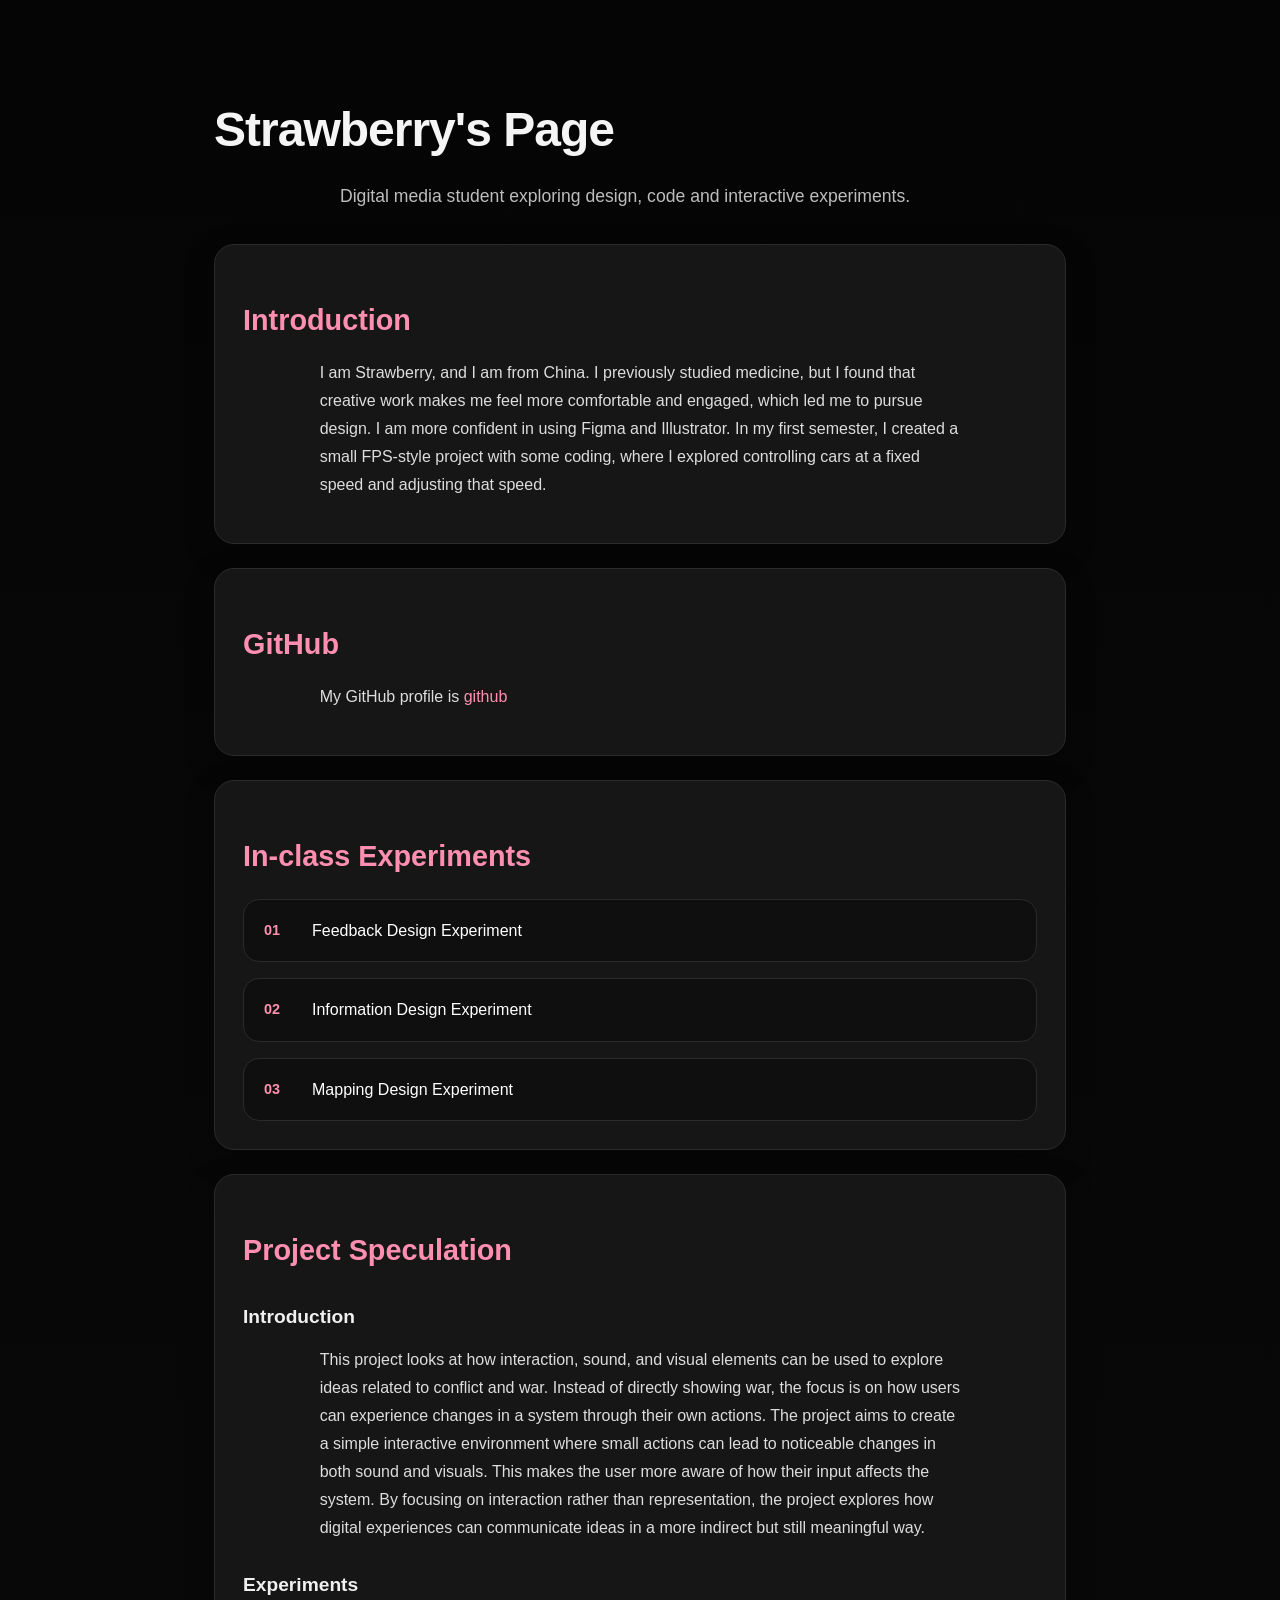
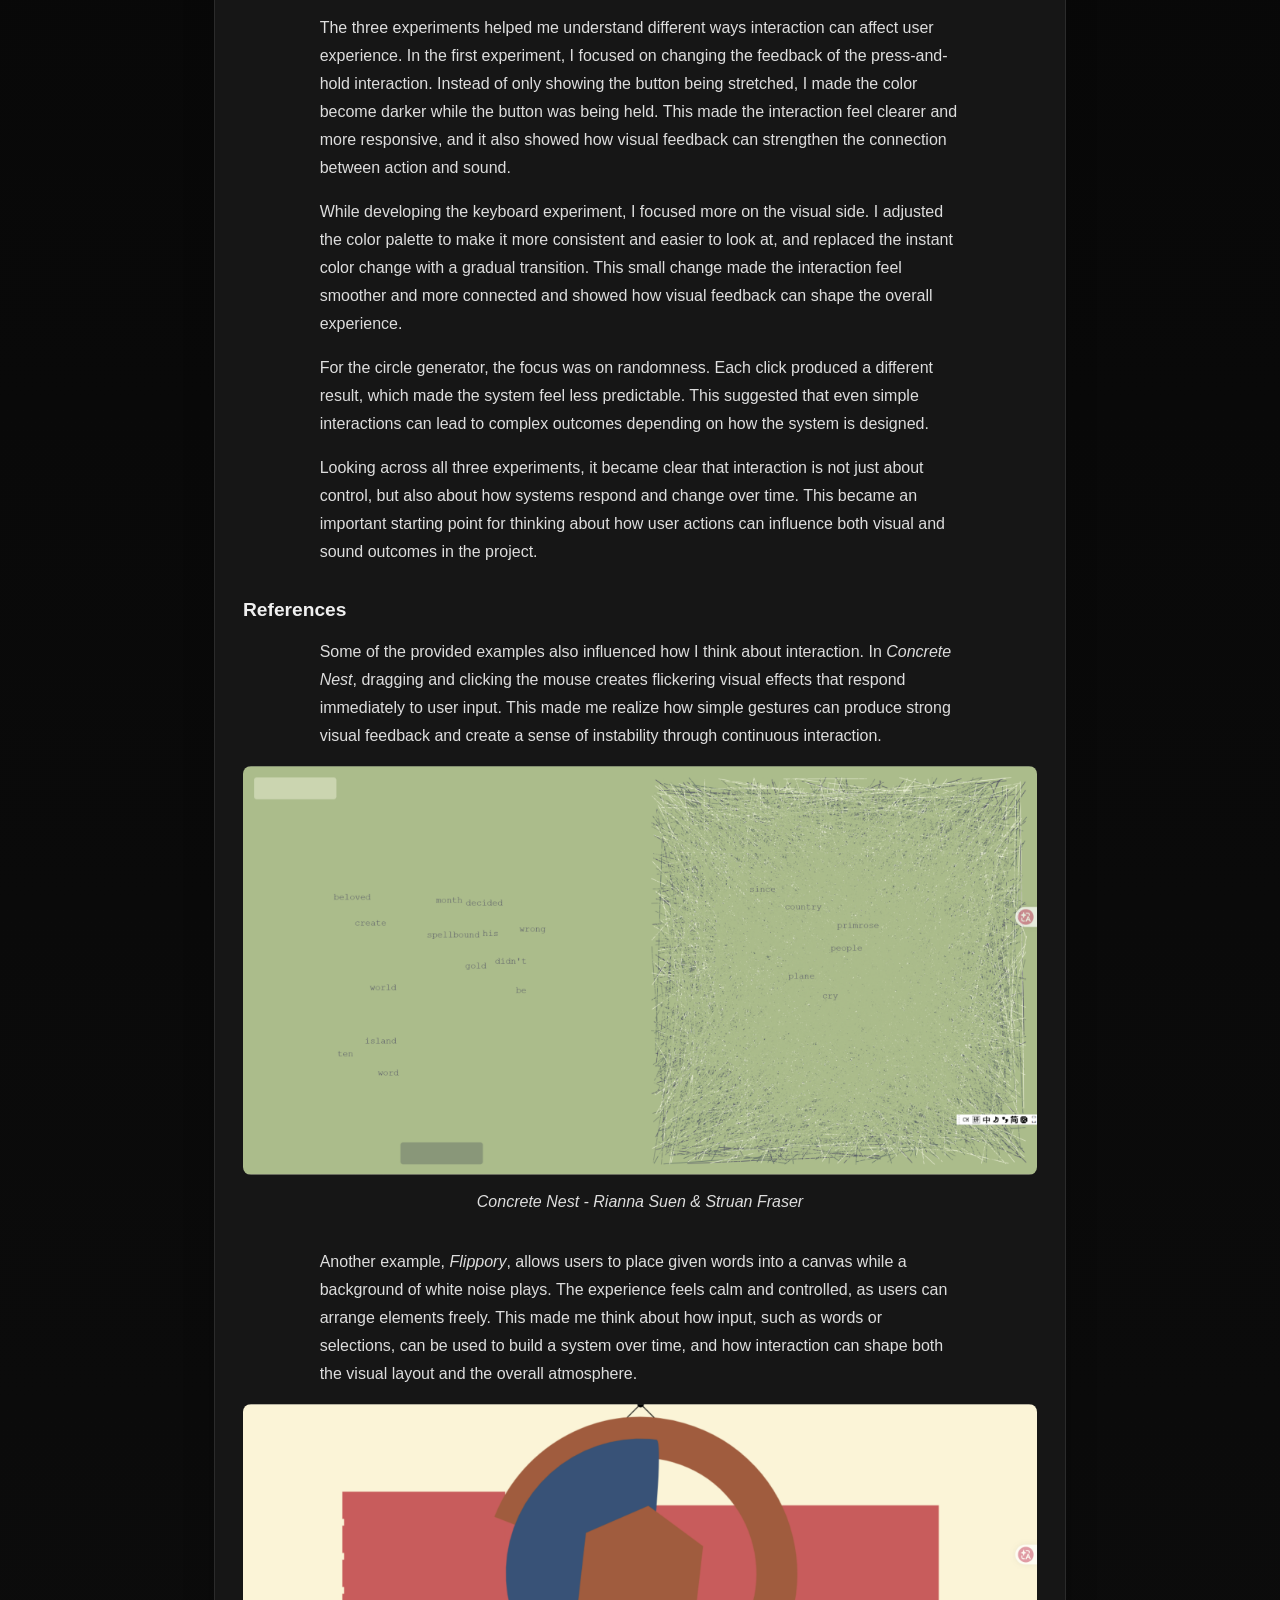
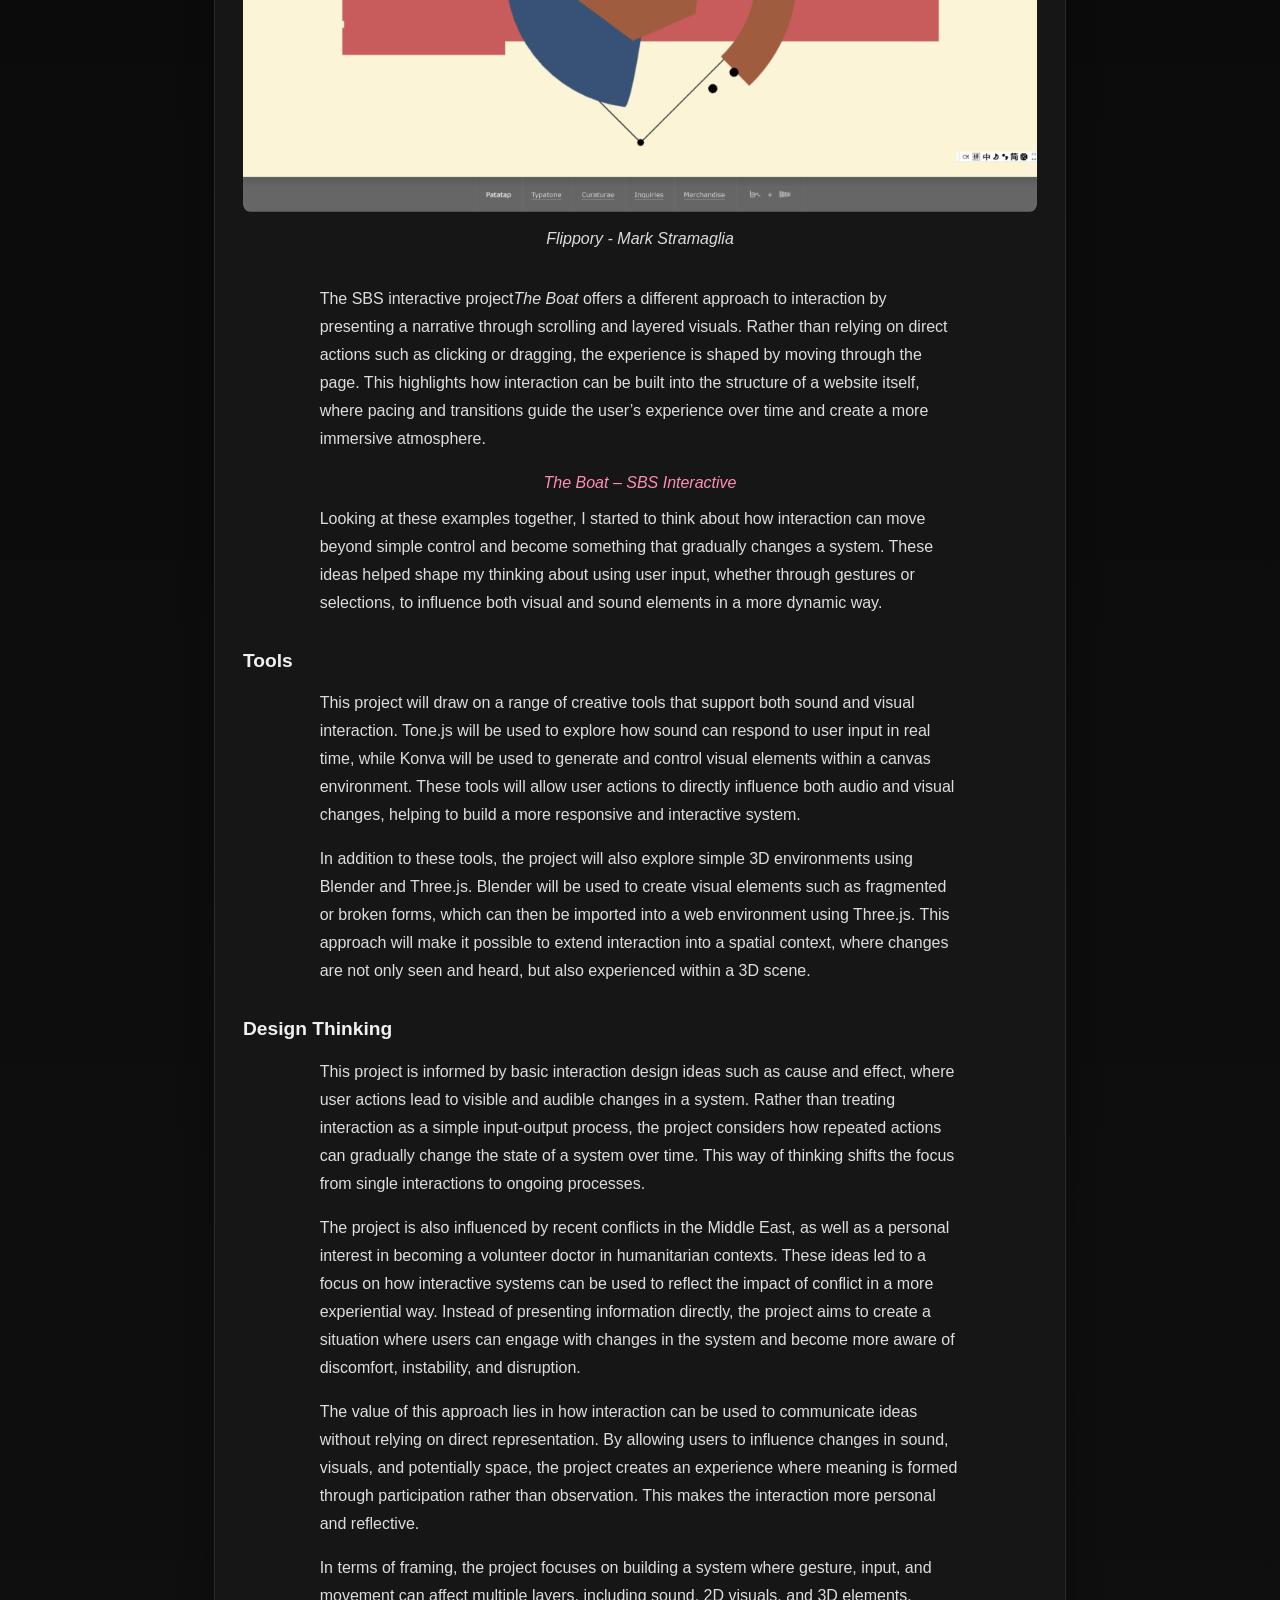
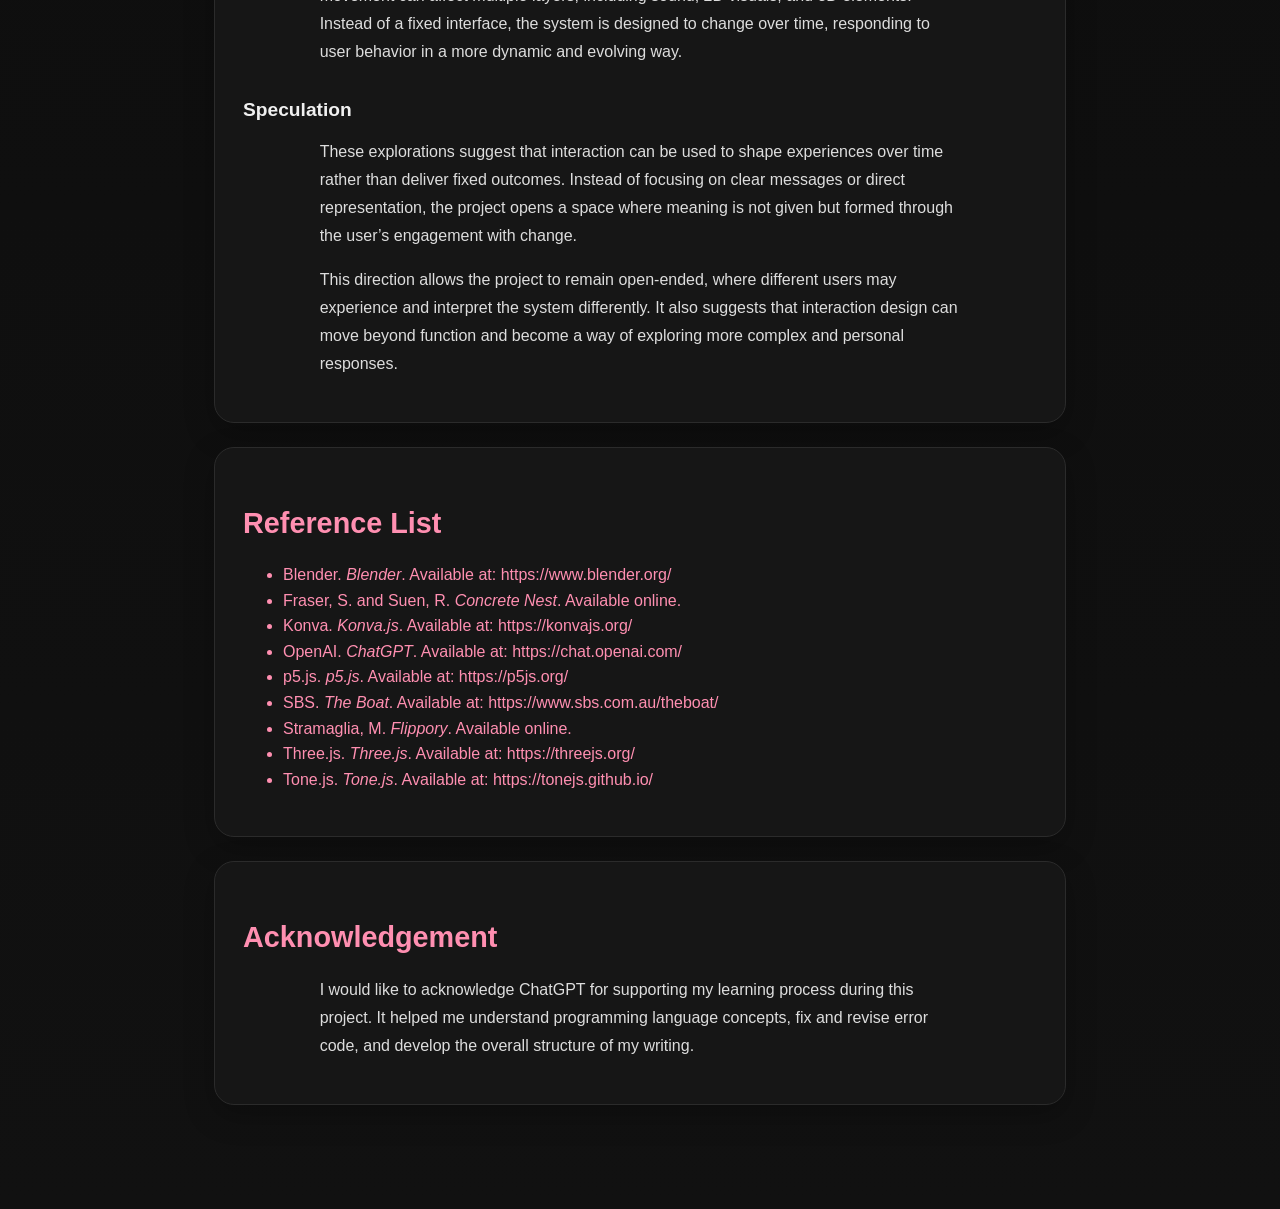
<file: Index.html>
<!DOCTYPE html>
<html lang="en">
<head>
    <meta charset="UTF-8">
    <link rel="stylesheet" href="reset.css">
    <link rel="stylesheet" href="style.css">
    <link rel="icon" type="image/png" href="./assets/icons/favicon.png">
    <title>Introduction</title>
</head>
<body>
<main class="page">
    <header class="hero">
        <h1>Strawberry's Page</h1>
        <p class="subtitle">Digital media student exploring design, code and interactive experiments.</p>
    </header>

    <section class="card">
        <h2>Introduction</h2>
        <p>
            I am Strawberry, and I am from China. I previously studied medicine, but I found that creative work makes me feel more comfortable and engaged, which led me to pursue design. I am more confident in using Figma and Illustrator. In my first semester, I created a small FPS-style project with some coding, where I explored controlling cars at a fixed speed and adjusting that speed.
        </p>
    </section>

    <section class="card">
        <h2>GitHub</h2>
        <p>
            My GitHub profile is
            <a href="https://github.com/s4117390" target="_blank">github</a>
        </p>
    </section>

    <section class="card">
        <h2>In-class Experiments</h2>
        <div class="experiment-list">
            <a class="experiment-card" href="./feedbackDesignExperiment/toneJS-template-main" target="_blank">
                <span class="number">01</span>
                <span class="text">Feedback Design Experiment</span>
            </a>

            <a class="experiment-card" href="./informationDesignExperiment/informationDesignExperiment" target="_blank">
                <span class="number">02</span>
                <span class="text">Information Design Experiment</span>
            </a>

            <a class="experiment-card" href="./mappingDesignExperiment/mappingDesignExperiment" target="_blank">
                <span class="number">03</span>
                <span class="text">Mapping Design Experiment</span>
            </a>
        </div>
    </section>

    <section class="card">
        <h2>Project Speculation</h2>

        <h3>Introduction</h3>
        <p>
            This project looks at how interaction, sound, and visual elements can be used to explore ideas related to conflict and war. Instead of directly showing war, the focus is on how users can experience changes in a system through their own actions. The project aims to create a simple interactive environment where small actions can lead to noticeable changes in both sound and visuals. This makes the user more aware of how their input affects the system. By focusing on interaction rather than representation, the project explores how digital experiences can communicate ideas in a more indirect but still meaningful way.
        </p>

        <h3>Experiments</h3>
        <p>
            The three experiments helped me understand different ways interaction can affect user experience. In the first experiment, I focused on changing the feedback of the press-and-hold interaction. Instead of only showing the button being stretched, I made the color become darker while the button was being held. This made the interaction feel clearer and more responsive, and it also showed how visual feedback can strengthen the connection between action and sound.
        </p>
        <p>
            While developing the keyboard experiment, I focused more on the visual side. I adjusted the color palette to make it more consistent and easier to look at, and replaced the instant color change with a gradual transition. This small change made the interaction feel smoother and more connected and showed how visual feedback can shape the overall experience.
        </p>
        <p>
            For the circle generator, the focus was on randomness. Each click produced a different result, which made the system feel less predictable. This suggested that even simple interactions can lead to complex outcomes depending on how the system is designed.
        </p>
        <p>
            Looking across all three experiments, it became clear that interaction is not just about control, but also about how systems respond and change over time. This became an important starting point for thinking about how user actions can influence both visual and sound outcomes in the project.
        </p>

        <h3>References</h3>

        <p>
            Some of the provided examples also influenced how I think about interaction. In <em>Concrete Nest</em>, dragging and clicking the mouse creates flickering visual effects that respond immediately to user input. This made me realize how simple gestures can produce strong visual feedback and create a sense of instability through continuous interaction.
        </p>

        <!-- concrete image -->
        <div class="reference-item">
            <img src="./assets/Concrete%20Nest%20-%20Rianna%20Suen%20&%20Struan%20Fraser.png" alt="Flippory">

            <p class="reference-title"><em>Concrete Nest - Rianna Suen & Struan Fraser</em></p>
        </div>

        <p>
            Another example, <em>Flippory</em>, allows users to place given words into a canvas while a background of white noise plays. The experience feels calm and controlled, as users can arrange elements freely. This made me think about how input, such as words or selections, can be used to build a system over time, and how interaction can shape both the visual layout and the overall atmosphere.
        </p>

        <!-- flippory image -->
        <div class="reference-item">
            <img src="./assets/Flippory%20-%20Mark%20Stramaglia.png" alt="Concrete Nest">

            <p class="reference-title"><em>Flippory - Mark Stramaglia</em></p>


        </div>


            <p>
                The SBS interactive project<em>The Boat</em> offers a different approach to interaction by presenting a narrative through scrolling and layered visuals. Rather than relying on direct actions such as clicking or dragging, the experience is shaped by moving through the page. This highlights how interaction can be built into the structure of a website itself, where pacing and transitions guide the user’s experience over time and create a more immersive atmosphere.
            </p>

            <p class="reference-title">
            <em>
                <a href="https://www.sbs.com.au/theboat/" target="_blank">
                    The Boat – SBS Interactive
                </a>
            </em>
            </p>

            <p>
                Looking at these examples together, I started to think about how interaction can move beyond simple control and become something that gradually changes a system. These ideas helped shape my thinking about using user input, whether through gestures or selections, to influence both visual and sound elements in a more dynamic way.
            </p>

        <h3>Tools</h3>
        <p>
            This project will draw on a range of creative tools that support both sound and visual interaction. Tone.js will be used to explore how sound can respond to user input in real time, while Konva will be used to generate and control visual elements within a canvas environment. These tools will allow user actions to directly influence both audio and visual changes, helping to build a more responsive and interactive system.
        </p>
        <p>
            In addition to these tools, the project will also explore simple 3D environments using Blender and Three.js. Blender will be used to create visual elements such as fragmented or broken forms, which can then be imported into a web environment using Three.js. This approach will make it possible to extend interaction into a spatial context, where changes are not only seen and heard, but also experienced within a 3D scene.
        </p>

        <h3>Design Thinking</h3>
        <p>
            This project is informed by basic interaction design ideas such as cause and effect, where user actions lead to visible and audible changes in a system. Rather than treating interaction as a simple input-output process, the project considers how repeated actions can gradually change the state of a system over time. This way of thinking shifts the focus from single interactions to ongoing processes.
        </p>

        <p>
            The project is also influenced by recent conflicts in the Middle East, as well as a personal interest in becoming a volunteer doctor in humanitarian contexts. These ideas led to a focus on how interactive systems can be used to reflect the impact of conflict in a more experiential way. Instead of presenting information directly, the project aims to create a situation where users can engage with changes in the system and become more aware of discomfort, instability, and disruption.
        </p>

        <p>
            The value of this approach lies in how interaction can be used to communicate ideas without relying on direct representation. By allowing users to influence changes in sound, visuals, and potentially space, the project creates an experience where meaning is formed through participation rather than observation. This makes the interaction more personal and reflective.
        </p>

        <p>
            In terms of framing, the project focuses on building a system where gesture, input, and movement can affect multiple layers, including sound, 2D visuals, and 3D elements. Instead of a fixed interface, the system is designed to change over time, responding to user behavior in a more dynamic and evolving way.
        </p>

        <h3>Speculation</h3>
        <p>
            These explorations suggest that interaction can be used to shape experiences over time rather than deliver fixed outcomes. Instead of focusing on clear messages or direct representation, the project opens a space where meaning is not given but formed through the user’s engagement with change.
        </p>

        <p>
            This direction allows the project to remain open-ended, where different users may experience and interpret the system differently. It also suggests that interaction design can move beyond function and become a way of exploring more complex and personal responses.
        </p>

    </section>

    <section class="card">
        <h2>Reference List</h2>

        <ul class="reference-list">
            <li>
                Blender. <em>Blender</em>. Available at:
                <a href="https://www.blender.org/" target="_blank">https://www.blender.org/</a>
            </li>

            <li>
                Fraser, S. and Suen, R. <em>Concrete Nest</em>. Available online.
            </li>

            <li>
                Konva. <em>Konva.js</em>. Available at:
                <a href="https://konvajs.org/" target="_blank">https://konvajs.org/</a>
            </li>

            <li>
                OpenAI. <em>ChatGPT</em>. Available at:
                <a href="https://chat.openai.com/" target="_blank">https://chat.openai.com/</a>
            </li>

            <li>
                p5.js. <em>p5.js</em>. Available at:
                <a href="https://p5js.org/" target="_blank">https://p5js.org/</a>
            </li>

            <li>
                SBS. <em>The Boat</em>. Available at:
                <a href="https://www.sbs.com.au/theboat/" target="_blank">https://www.sbs.com.au/theboat/</a>
            </li>

            <li>
                Stramaglia, M. <em>Flippory</em>. Available online.
            </li>

            <li>
                Three.js. <em>Three.js</em>. Available at:
                <a href="https://threejs.org/" target="_blank">https://threejs.org/</a>
            </li>

            <li>
                Tone.js. <em>Tone.js</em>. Available at:
                <a href="https://tonejs.github.io/" target="_blank">https://tonejs.github.io/</a>
            </li>
        </ul>
    </section>

    <section class="card">
        <h2>Acknowledgement</h2>
        <p>
            I would like to acknowledge ChatGPT for supporting my learning process during this project. It helped me understand programming language concepts, fix and revise error code, and develop the overall structure of my writing.
        </p>
    </section>

</main>
</body>
</html>
</file>
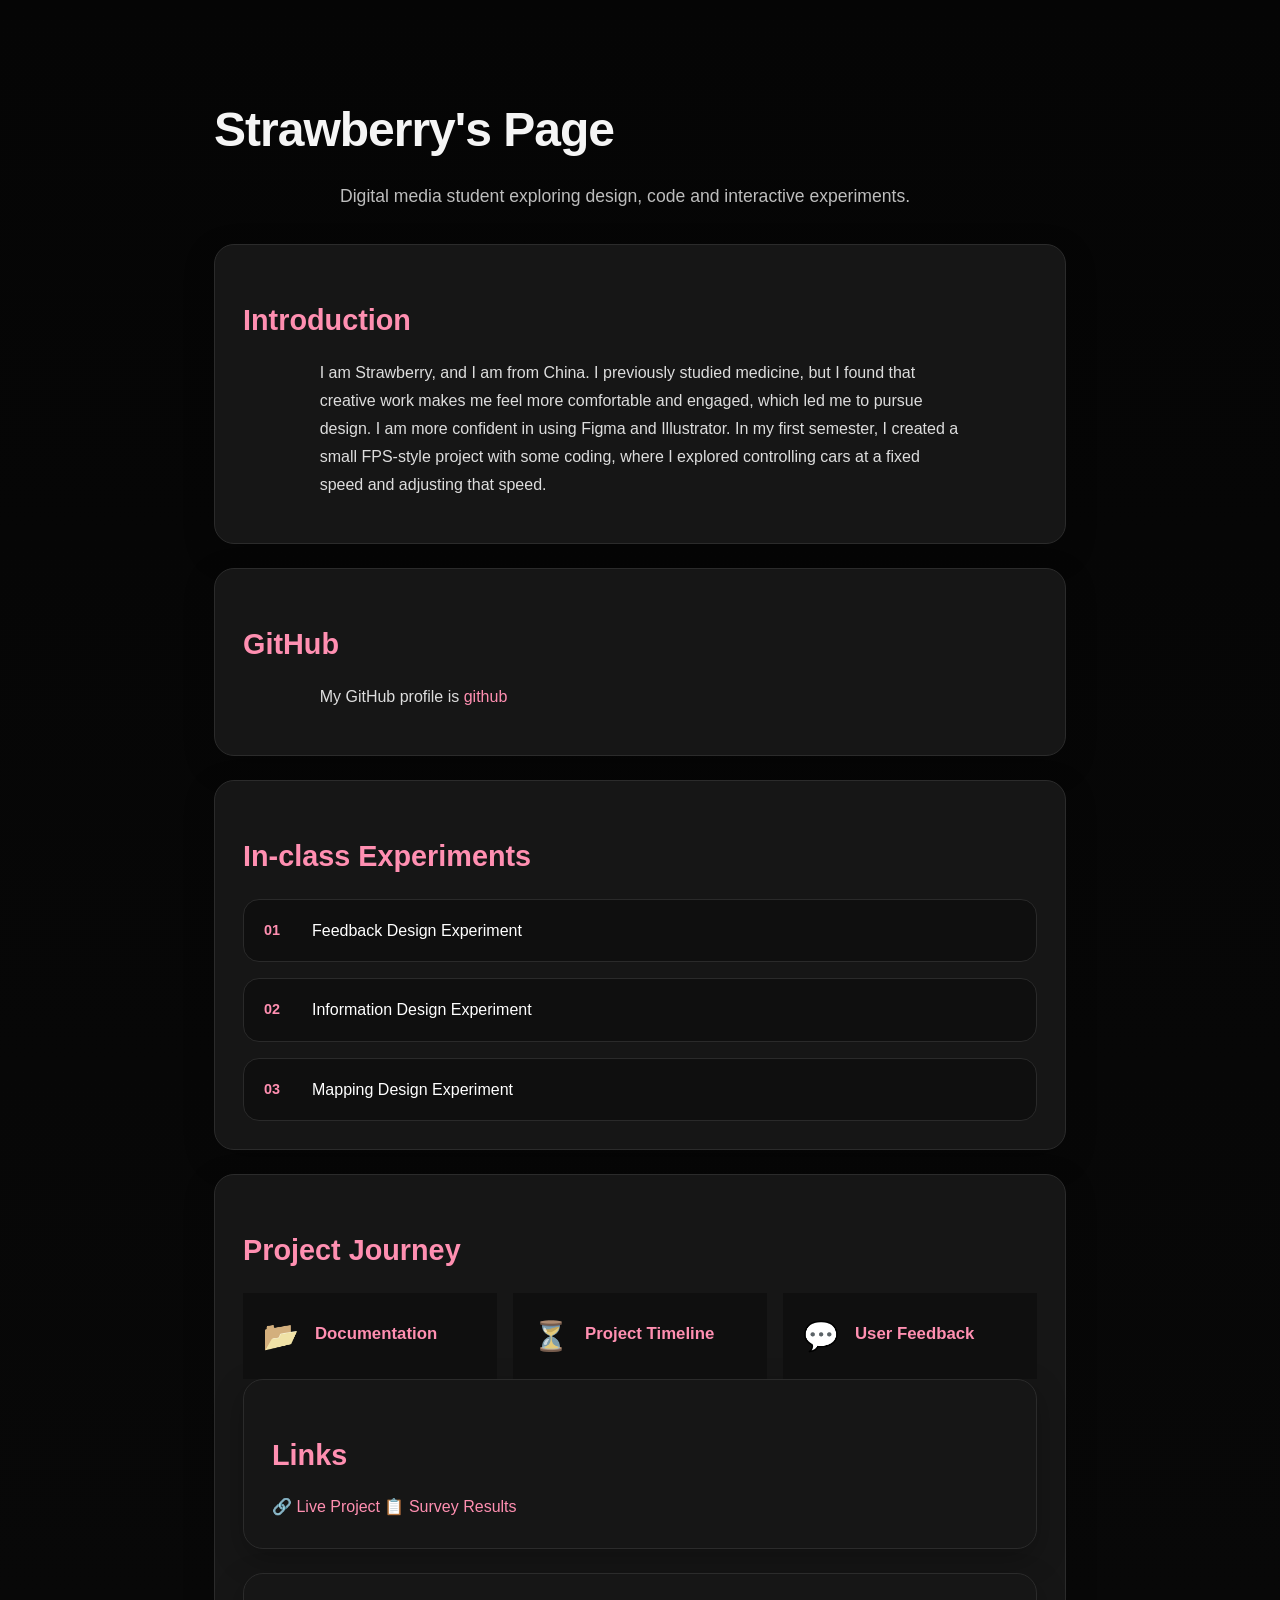
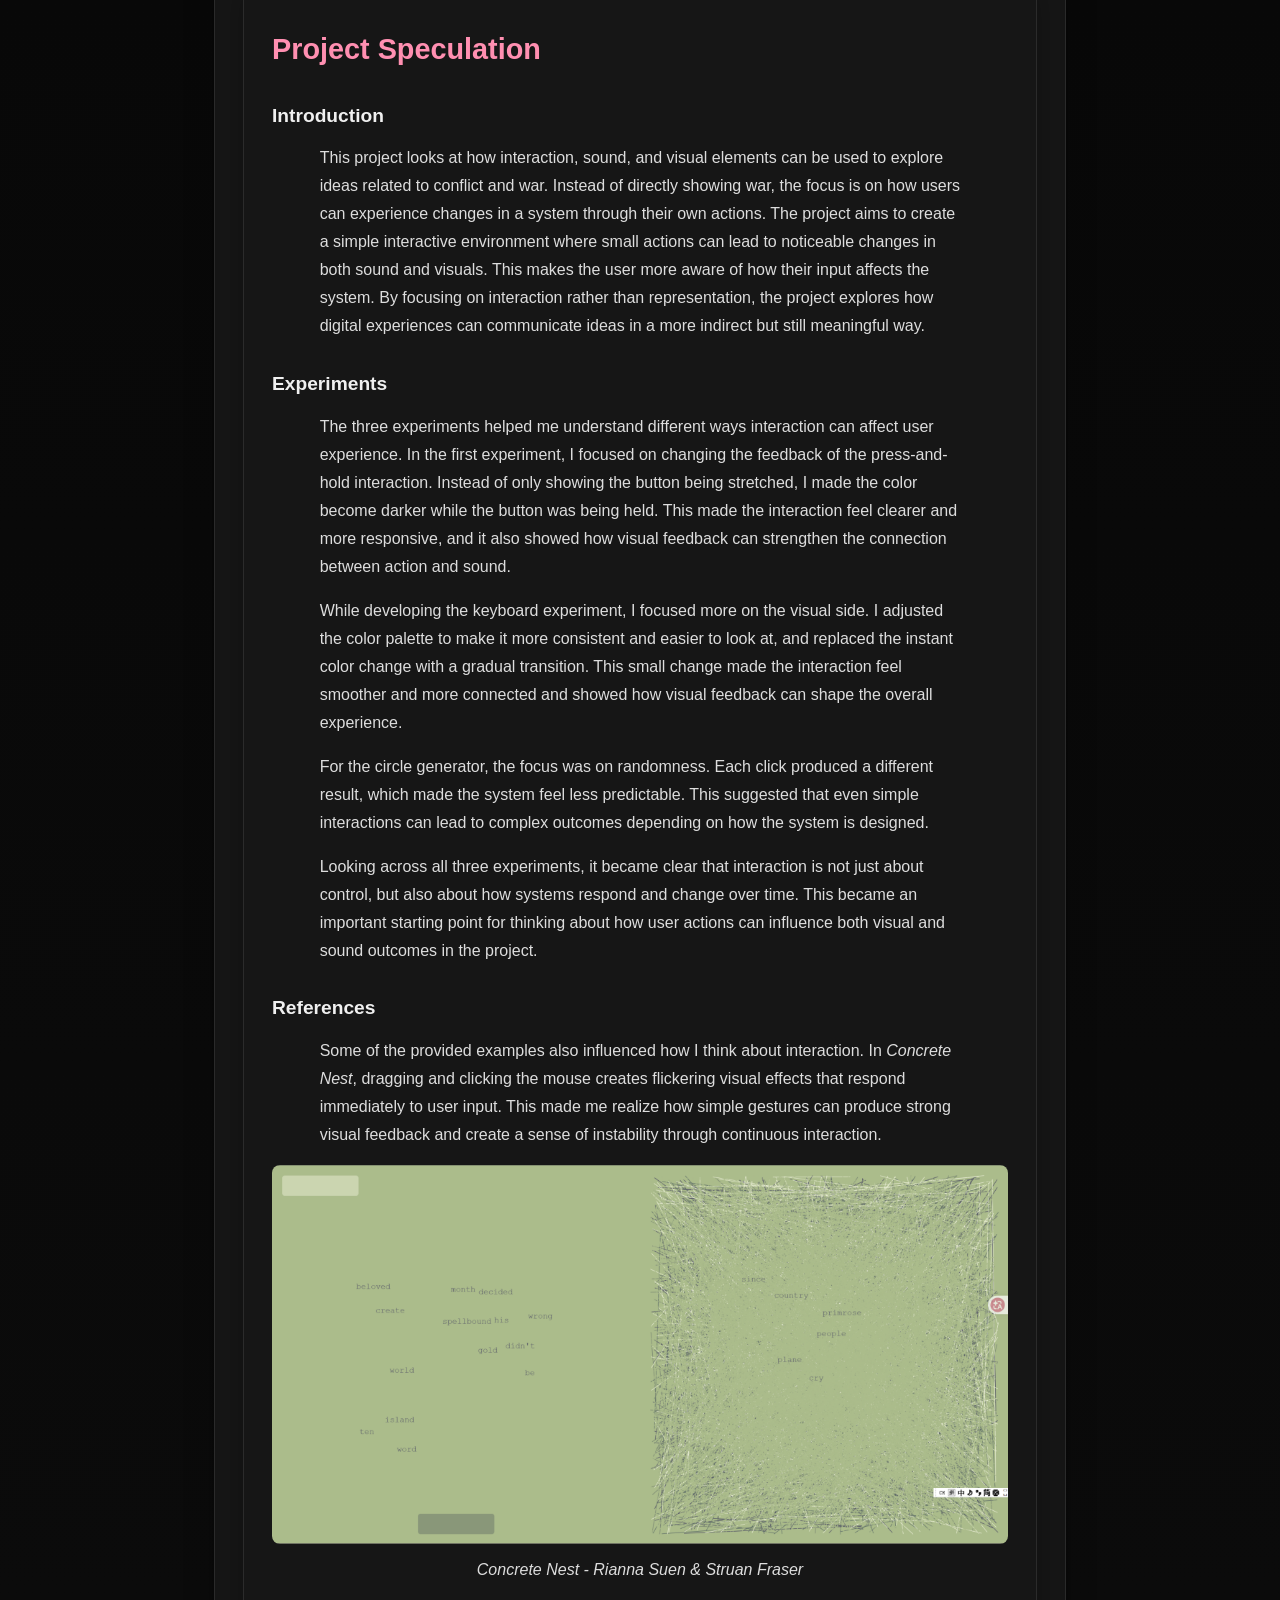
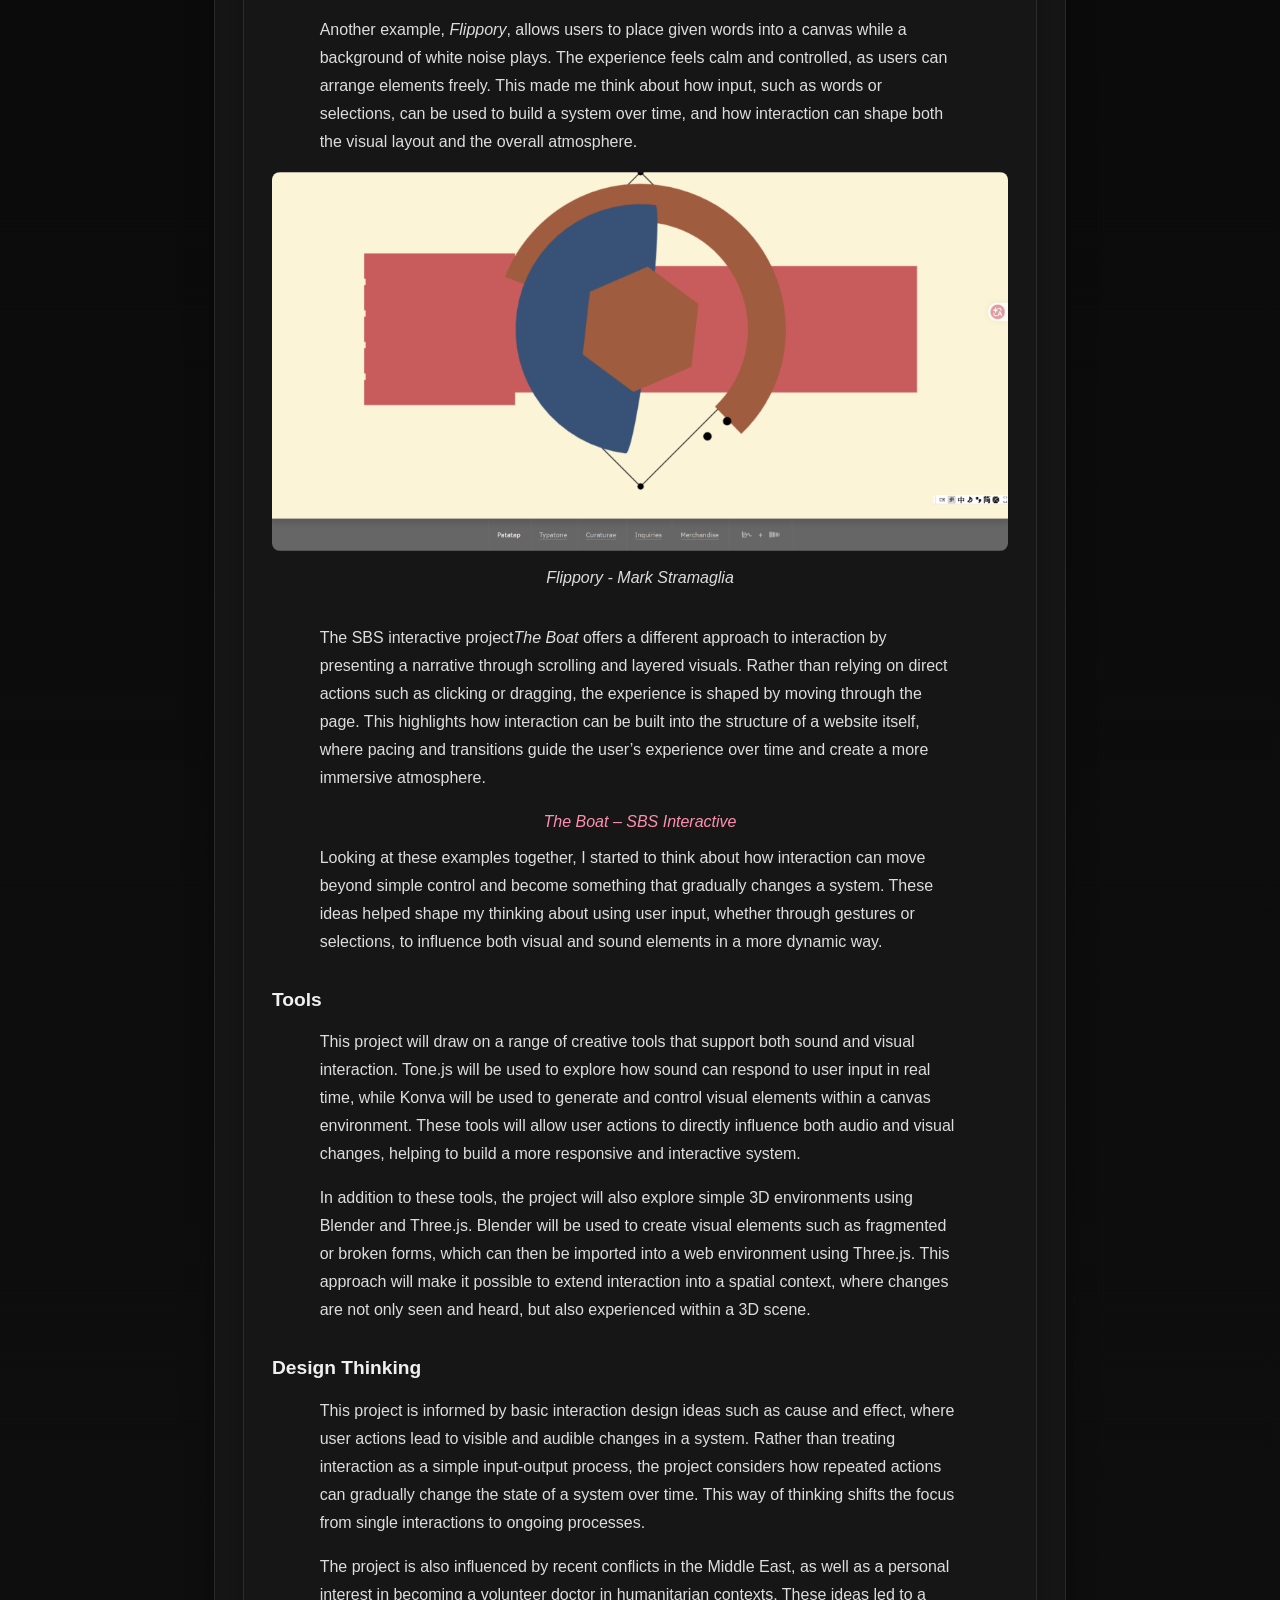
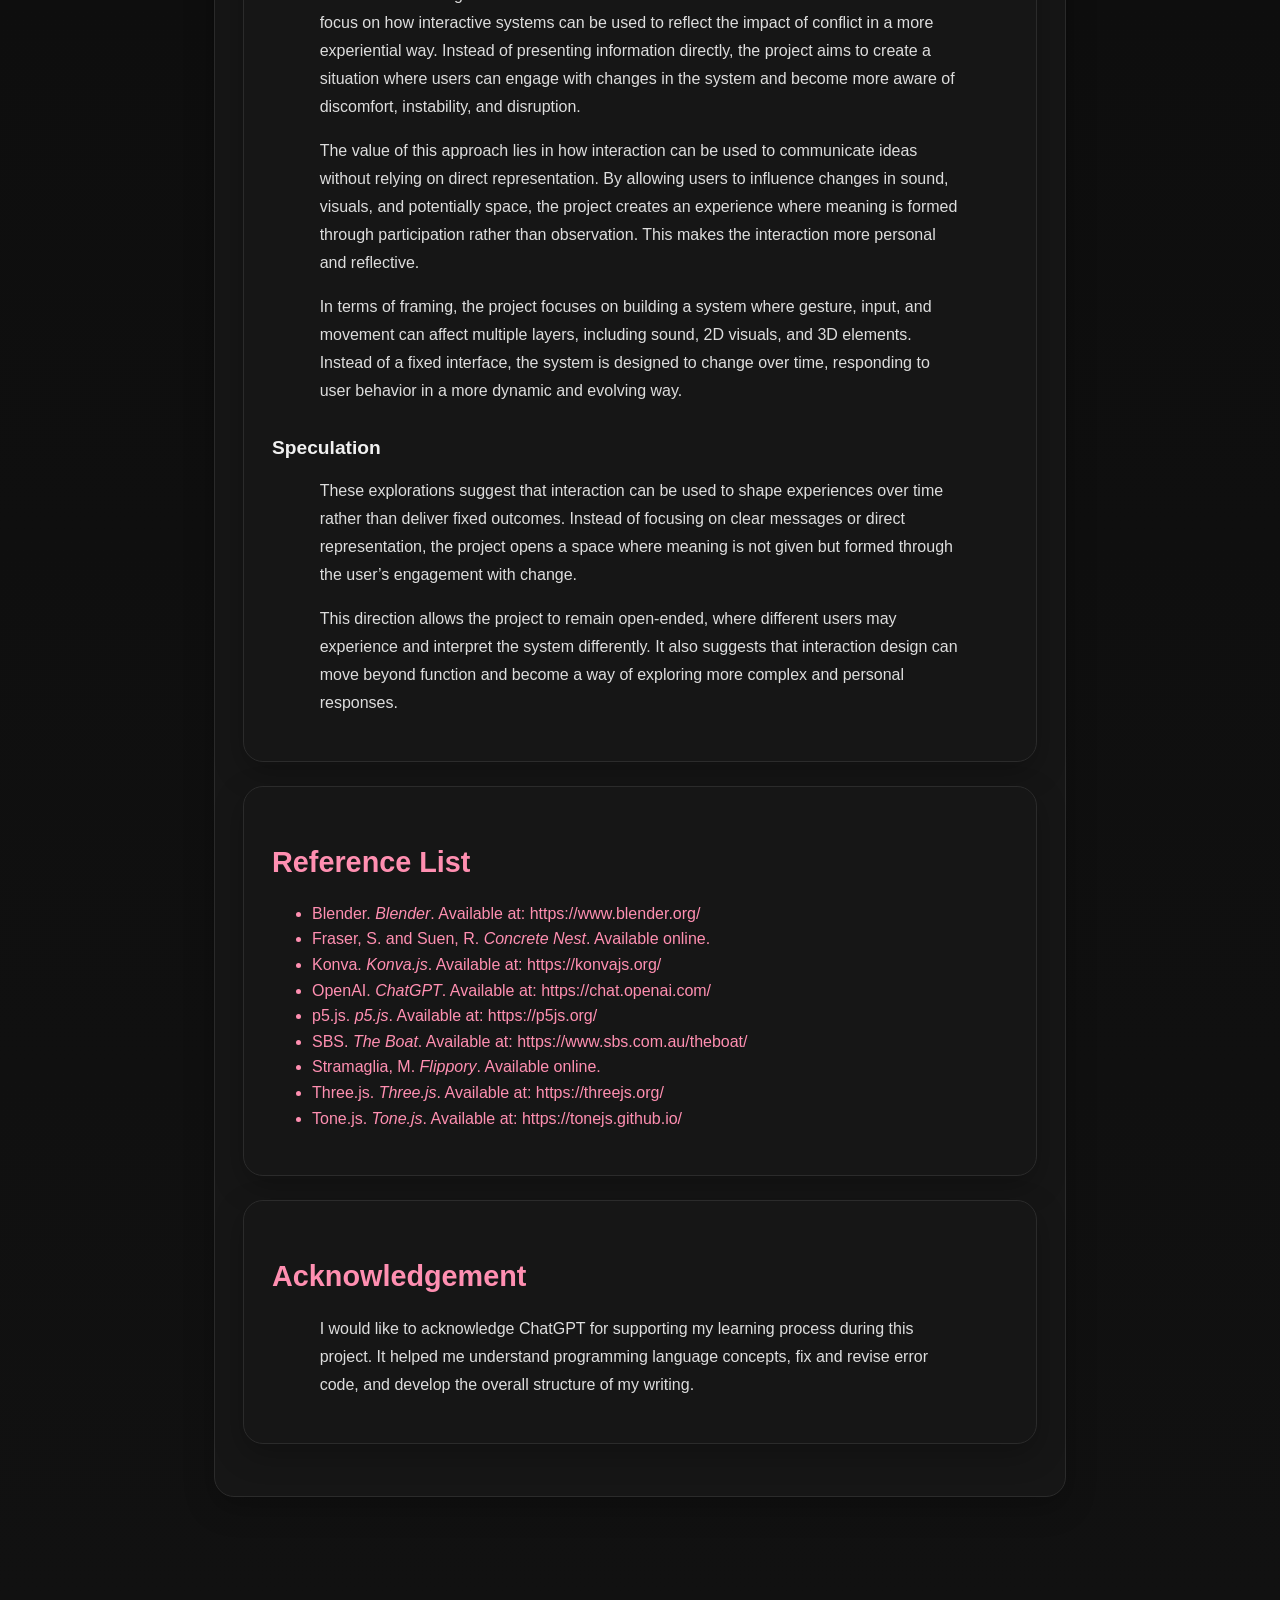
<file: index.html>
<!DOCTYPE html>
<html lang="en">
<head>
    <meta charset="UTF-8">
    <link rel="stylesheet" href="reset.css">
    <link rel="stylesheet" href="style.css">
    <link rel="icon" type="image/png" href="./assets/icons/favicon.png">
    <title>Introduction</title>
</head>
<body>
<main class="page">
    <header class="hero">
        <h1>Strawberry's Page</h1>
        <p class="subtitle">Digital media student exploring design, code and interactive experiments.</p>
    </header>

    <section class="card">
        <h2>Introduction</h2>
        <p>
            I am Strawberry, and I am from China. I previously studied medicine, but I found that creative work makes me feel more comfortable and engaged, which led me to pursue design. I am more confident in using Figma and Illustrator. In my first semester, I created a small FPS-style project with some coding, where I explored controlling cars at a fixed speed and adjusting that speed.
        </p>
    </section>

    <section class="card">
        <h2>GitHub</h2>
        <p>
            My GitHub profile is
            <a href="https://github.com/s4117390" target="_blank">github</a>
        </p>
    </section>

    <section class="card">
        <h2>In-class Experiments</h2>
        <div class="experiment-list">
            <a class="experiment-card" href="./feedbackDesignExperiment/toneJS-template-main" target="_blank">
                <span class="number">01</span>
                <span class="text">Feedback Design Experiment</span>
            </a>

            <a class="experiment-card" href="./informationDesignExperiment/informationDesignExperiment" target="_blank">
                <span class="number">02</span>
                <span class="text">Information Design Experiment</span>
            </a>

            <a class="experiment-card" href="./mappingDesignExperiment/mappingDesignExperiment" target="_blank">
                <span class="number">03</span>
                <span class="text">Mapping Design Experiment</span>
            </a>
        </div>
    </section>

    <section class="card journey-card">
        <h2>Project Journey</h2>
        <div class="journey-grid">
            <a class="journey-item" href="./docs.html" target="_blank">
                <div class="icon">📂</div>
                <div class="info">
                    <span class="title">Documentation</span>
                </div>
            </a>

            <a class="journey-item" href="./timeline.html" target="_blank">
                <div class="icon">⏳</div>
                <div class="info">
                    <span class="title">Project Timeline</span>
                </div>
            </a>

            <a class="journey-item" href="./feedback.html" target="_blank">
                <div class="icon">💬</div>
                <div class="info">
                    <span class="title">User Feedback</span>
                </div>
            </a>
        </div>
        <section class="card links-section">
            <h2>Links</h2> <div class="links">
            <a href="https://fluffy-paletas-2036fd.netlify.app/" target="_blank" class="link-item">
                <span class="icon">🔗</span> Live Project
            </a>
            <a href="https://forms.office.com/Pages/DesignPageV2.aspx?..." target="_blank" class="link-item">
                <span class="icon">📋</span> Survey Results
            </a>
        </div>
        </section>




    <section class="card">
        <h2>Project Speculation</h2>

        <h3>Introduction</h3>
        <p>
            This project looks at how interaction, sound, and visual elements can be used to explore ideas related to conflict and war. Instead of directly showing war, the focus is on how users can experience changes in a system through their own actions. The project aims to create a simple interactive environment where small actions can lead to noticeable changes in both sound and visuals. This makes the user more aware of how their input affects the system. By focusing on interaction rather than representation, the project explores how digital experiences can communicate ideas in a more indirect but still meaningful way.
        </p>

        <h3>Experiments</h3>
        <p>
            The three experiments helped me understand different ways interaction can affect user experience. In the first experiment, I focused on changing the feedback of the press-and-hold interaction. Instead of only showing the button being stretched, I made the color become darker while the button was being held. This made the interaction feel clearer and more responsive, and it also showed how visual feedback can strengthen the connection between action and sound.
        </p>
        <p>
            While developing the keyboard experiment, I focused more on the visual side. I adjusted the color palette to make it more consistent and easier to look at, and replaced the instant color change with a gradual transition. This small change made the interaction feel smoother and more connected and showed how visual feedback can shape the overall experience.
        </p>
        <p>
            For the circle generator, the focus was on randomness. Each click produced a different result, which made the system feel less predictable. This suggested that even simple interactions can lead to complex outcomes depending on how the system is designed.
        </p>
        <p>
            Looking across all three experiments, it became clear that interaction is not just about control, but also about how systems respond and change over time. This became an important starting point for thinking about how user actions can influence both visual and sound outcomes in the project.
        </p>

        <h3>References</h3>

        <p>
            Some of the provided examples also influenced how I think about interaction. In <em>Concrete Nest</em>, dragging and clicking the mouse creates flickering visual effects that respond immediately to user input. This made me realize how simple gestures can produce strong visual feedback and create a sense of instability through continuous interaction.
        </p>

        <!-- concrete image -->
        <div class="reference-item">
            <img src="./assets/Concrete%20Nest%20-%20Rianna%20Suen%20&%20Struan%20Fraser.png" alt="Flippory">

            <p class="reference-title"><em>Concrete Nest - Rianna Suen & Struan Fraser</em></p>
        </div>

        <p>
            Another example, <em>Flippory</em>, allows users to place given words into a canvas while a background of white noise plays. The experience feels calm and controlled, as users can arrange elements freely. This made me think about how input, such as words or selections, can be used to build a system over time, and how interaction can shape both the visual layout and the overall atmosphere.
        </p>

        <!-- flippory image -->
        <div class="reference-item">
            <img src="./assets/Flippory%20-%20Mark%20Stramaglia.png" alt="Concrete Nest">

            <p class="reference-title"><em>Flippory - Mark Stramaglia</em></p>


        </div>


            <p>
                The SBS interactive project<em>The Boat</em> offers a different approach to interaction by presenting a narrative through scrolling and layered visuals. Rather than relying on direct actions such as clicking or dragging, the experience is shaped by moving through the page. This highlights how interaction can be built into the structure of a website itself, where pacing and transitions guide the user’s experience over time and create a more immersive atmosphere.
            </p>

            <p class="reference-title">
            <em>
                <a href="https://www.sbs.com.au/theboat/" target="_blank">
                    The Boat – SBS Interactive
                </a>
            </em>
            </p>

            <p>
                Looking at these examples together, I started to think about how interaction can move beyond simple control and become something that gradually changes a system. These ideas helped shape my thinking about using user input, whether through gestures or selections, to influence both visual and sound elements in a more dynamic way.
            </p>

        <h3>Tools</h3>
        <p>
            This project will draw on a range of creative tools that support both sound and visual interaction. Tone.js will be used to explore how sound can respond to user input in real time, while Konva will be used to generate and control visual elements within a canvas environment. These tools will allow user actions to directly influence both audio and visual changes, helping to build a more responsive and interactive system.
        </p>
        <p>
            In addition to these tools, the project will also explore simple 3D environments using Blender and Three.js. Blender will be used to create visual elements such as fragmented or broken forms, which can then be imported into a web environment using Three.js. This approach will make it possible to extend interaction into a spatial context, where changes are not only seen and heard, but also experienced within a 3D scene.
        </p>

        <h3>Design Thinking</h3>
        <p>
            This project is informed by basic interaction design ideas such as cause and effect, where user actions lead to visible and audible changes in a system. Rather than treating interaction as a simple input-output process, the project considers how repeated actions can gradually change the state of a system over time. This way of thinking shifts the focus from single interactions to ongoing processes.
        </p>

        <p>
            The project is also influenced by recent conflicts in the Middle East, as well as a personal interest in becoming a volunteer doctor in humanitarian contexts. These ideas led to a focus on how interactive systems can be used to reflect the impact of conflict in a more experiential way. Instead of presenting information directly, the project aims to create a situation where users can engage with changes in the system and become more aware of discomfort, instability, and disruption.
        </p>

        <p>
            The value of this approach lies in how interaction can be used to communicate ideas without relying on direct representation. By allowing users to influence changes in sound, visuals, and potentially space, the project creates an experience where meaning is formed through participation rather than observation. This makes the interaction more personal and reflective.
        </p>

        <p>
            In terms of framing, the project focuses on building a system where gesture, input, and movement can affect multiple layers, including sound, 2D visuals, and 3D elements. Instead of a fixed interface, the system is designed to change over time, responding to user behavior in a more dynamic and evolving way.
        </p>

        <h3>Speculation</h3>
        <p>
            These explorations suggest that interaction can be used to shape experiences over time rather than deliver fixed outcomes. Instead of focusing on clear messages or direct representation, the project opens a space where meaning is not given but formed through the user’s engagement with change.
        </p>

        <p>
            This direction allows the project to remain open-ended, where different users may experience and interpret the system differently. It also suggests that interaction design can move beyond function and become a way of exploring more complex and personal responses.
        </p>

    </section>

    <section class="card">
        <h2>Reference List</h2>

        <ul class="reference-list">
            <li>
                Blender. <em>Blender</em>. Available at:
                <a href="https://www.blender.org/" target="_blank">https://www.blender.org/</a>
            </li>

            <li>
                Fraser, S. and Suen, R. <em>Concrete Nest</em>. Available online.
            </li>

            <li>
                Konva. <em>Konva.js</em>. Available at:
                <a href="https://konvajs.org/" target="_blank">https://konvajs.org/</a>
            </li>

            <li>
                OpenAI. <em>ChatGPT</em>. Available at:
                <a href="https://chat.openai.com/" target="_blank">https://chat.openai.com/</a>
            </li>

            <li>
                p5.js. <em>p5.js</em>. Available at:
                <a href="https://p5js.org/" target="_blank">https://p5js.org/</a>
            </li>

            <li>
                SBS. <em>The Boat</em>. Available at:
                <a href="https://www.sbs.com.au/theboat/" target="_blank">https://www.sbs.com.au/theboat/</a>
            </li>

            <li>
                Stramaglia, M. <em>Flippory</em>. Available online.
            </li>

            <li>
                Three.js. <em>Three.js</em>. Available at:
                <a href="https://threejs.org/" target="_blank">https://threejs.org/</a>
            </li>

            <li>
                Tone.js. <em>Tone.js</em>. Available at:
                <a href="https://tonejs.github.io/" target="_blank">https://tonejs.github.io/</a>
            </li>
        </ul>
    </section>

    <section class="card">
        <h2>Acknowledgement</h2>
        <p>
            I would like to acknowledge ChatGPT for supporting my learning process during this project. It helped me understand programming language concepts, fix and revise error code, and develop the overall structure of my writing.
        </p>
    </section>

</main>
</body>
</html>
</file>
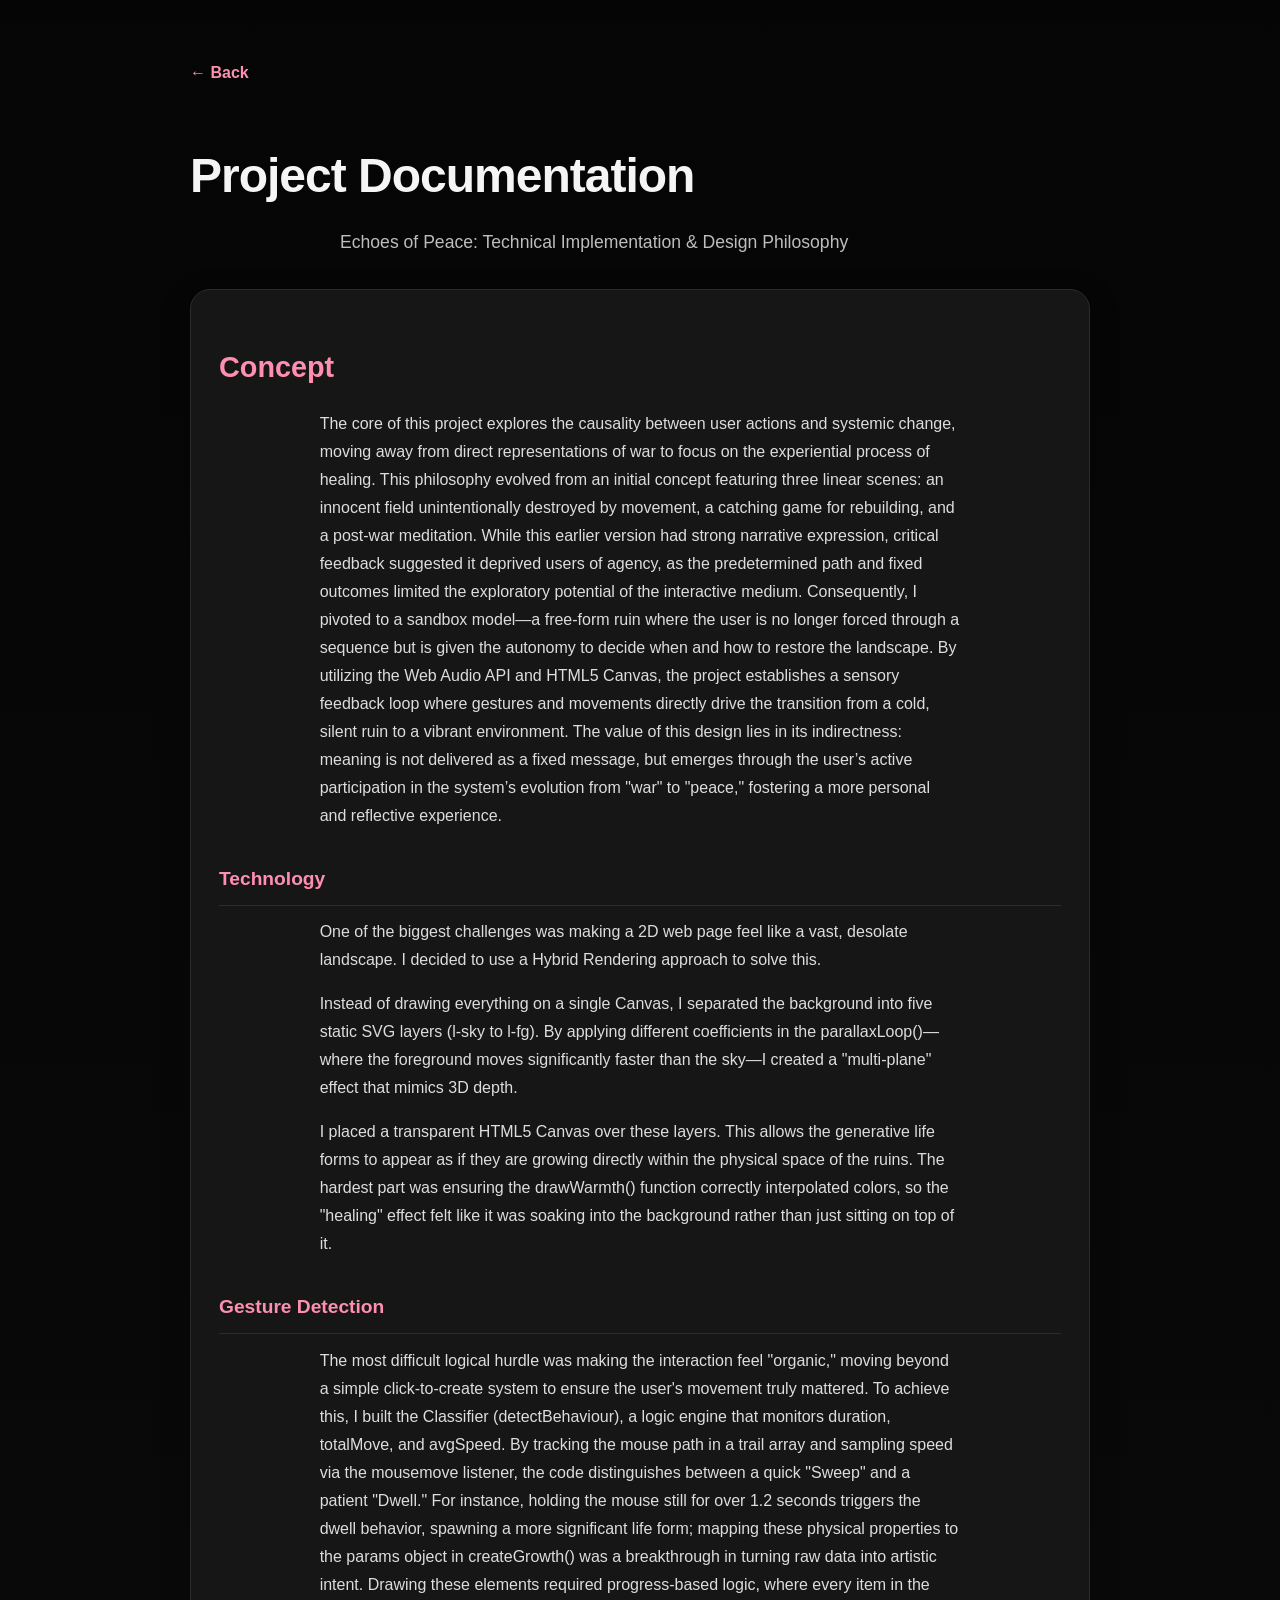
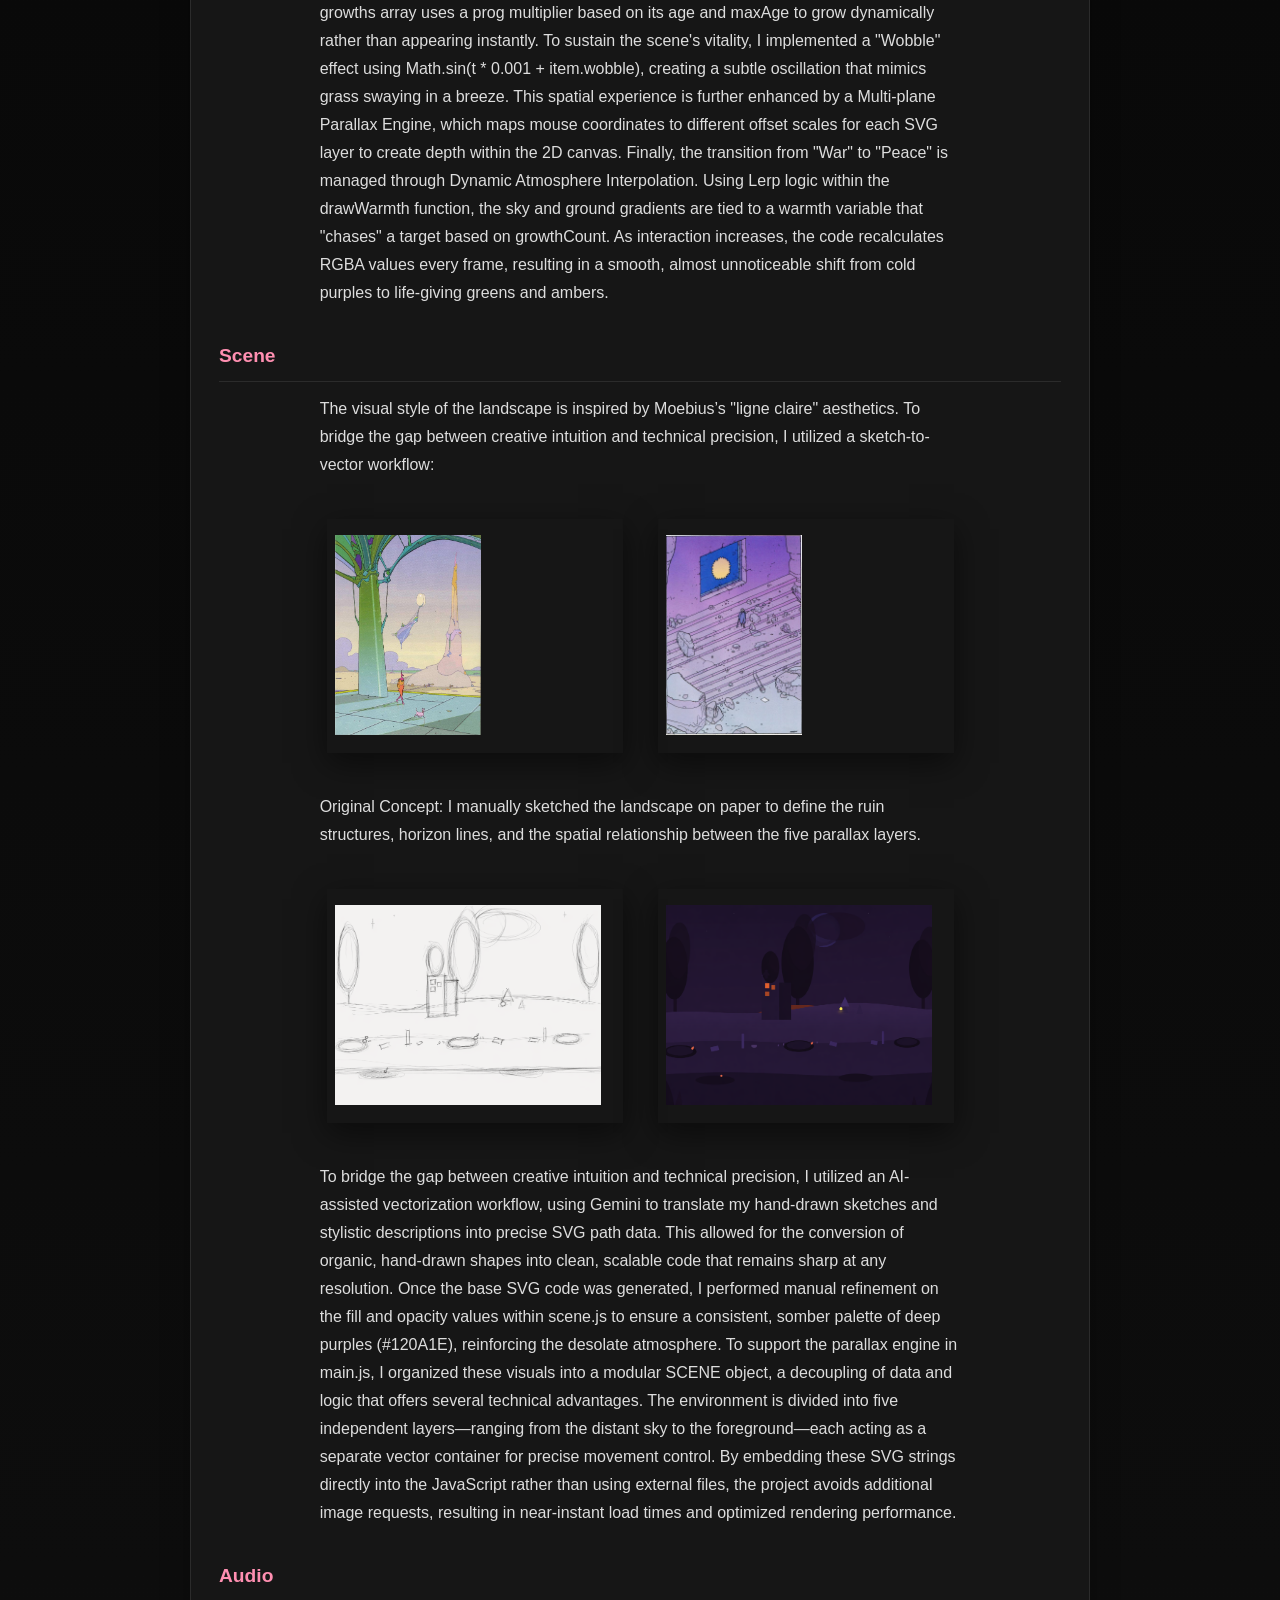
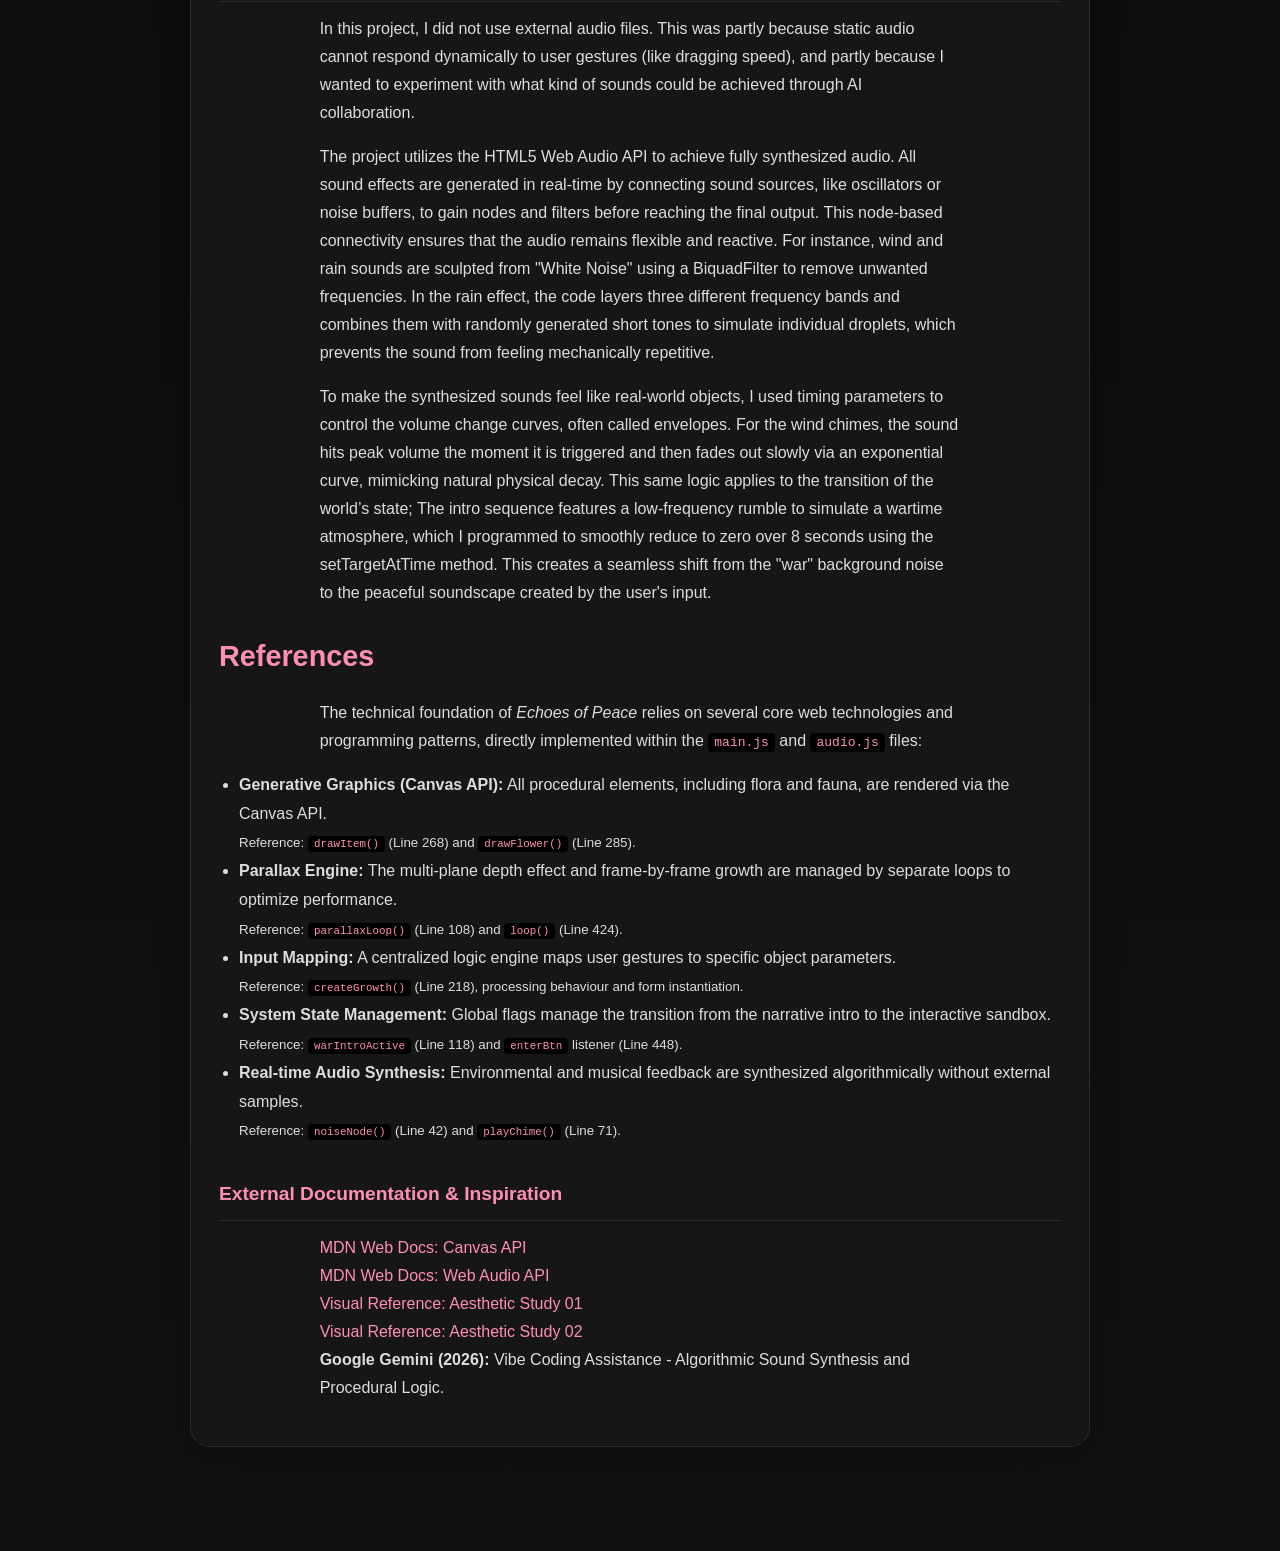
<file: docs.html>
<!DOCTYPE html>
<html lang="en">
<head>
    <meta charset="UTF-8">
    <meta name="viewport" content="width=device-width, initial-scale=1.0">
    <title>Documentation - Echoes of Peace</title>
    <link rel="stylesheet" href="style.css"> <style>
    /* 针对文档页面的微调 */
    .doc-content { line-height: 1.8; }
    .doc-content h3 { color: #ff8fb1; margin-top: 2rem; border-bottom: 1px solid #2b2b2b; padding-bottom: 0.5rem; }
    .doc-content ul { padding-left: 20px; color: #dddddd; }
    .back-link { display: inline-block; margin-bottom: 20px; color: #ff8fb1; text-decoration: none; font-weight: bold; }
    .back-link:hover { text-decoration: underline; }
    code { background: #000; color: #ff8fb1; padding: 2px 6px; border-radius: 4px; font-family: monospace; }
</style>
</head>
<body>
<main class="page">
    <a href="index.html" class="back-link">← Back</a>

    <header class="hero">
        <h1>Project Documentation</h1>
        <p class="subtitle">Echoes of Peace: Technical Implementation & Design Philosophy</p>
    </header>

    <section class="card doc-content">
        <h2>Concept</h2>
        <p>The core of this project explores the causality between user actions and systemic change, moving away from direct representations of war to focus on the experiential process of healing. This philosophy evolved from an initial concept featuring three linear scenes: an innocent field unintentionally destroyed by movement, a catching game for rebuilding, and a post-war meditation. While this earlier version had strong narrative expression, critical feedback suggested it deprived users of agency, as the predetermined path and fixed outcomes limited the exploratory potential of the interactive medium. Consequently, I pivoted to a sandbox model—a free-form ruin where the user is no longer forced through a sequence but is given the autonomy to decide when and how to restore the landscape. By utilizing the Web Audio API and HTML5 Canvas, the project establishes a sensory feedback loop where gestures and movements directly drive the transition from a cold, silent ruin to a vibrant environment. The value of this design lies in its indirectness: meaning is not delivered as a fixed message, but emerges through the user’s active participation in the system’s evolution from "war" to "peace," fostering a more personal and reflective experience.</p>

        <h3>Technology</h3>
        <p>One of the biggest challenges was making a 2D web page feel like a vast, desolate landscape. I decided to use a Hybrid Rendering approach to solve this.</p>
        <p>
            Instead of drawing everything on a single Canvas, I separated the background into five static SVG layers (l-sky to l-fg). By applying different coefficients in the parallaxLoop()—where the foreground moves significantly faster than the sky—I created a "multi-plane" effect that mimics 3D depth.
        </p>

        <p>
            I placed a transparent HTML5 Canvas over these layers. This allows the generative life forms to appear as if they are growing directly within the physical space of the ruins. The hardest part was ensuring the drawWarmth() function correctly interpolated colors, so the "healing" effect felt like it was soaking into the background rather than just sitting on top of it.
        </p>

        <h3>Gesture Detection</h3>
        <p>The most difficult logical hurdle was making the interaction feel "organic," moving beyond a simple click-to-create system to ensure the user's movement truly mattered. To achieve this, I built the Classifier (detectBehaviour), a logic engine that monitors duration, totalMove, and avgSpeed. By tracking the mouse path in a trail array and sampling speed via the mousemove listener, the code distinguishes between a quick "Sweep" and a patient "Dwell." For instance, holding the mouse still for over 1.2 seconds triggers the dwell behavior, spawning a more significant life form; mapping these physical properties to the params object in createGrowth() was a breakthrough in turning raw data into artistic intent. Drawing these elements required progress-based logic, where every item in the growths array uses a prog multiplier based on its age and maxAge to grow dynamically rather than appearing instantly. To sustain the scene's vitality, I implemented a "Wobble" effect using Math.sin(t * 0.001 + item.wobble), creating a subtle oscillation that mimics grass swaying in a breeze. This spatial experience is further enhanced by a Multi-plane Parallax Engine, which maps mouse coordinates to different offset scales for each SVG layer to create depth within the 2D canvas. Finally, the transition from "War" to "Peace" is managed through Dynamic Atmosphere Interpolation. Using Lerp logic within the drawWarmth function, the sky and ground gradients are tied to a warmth variable that "chases" a target based on growthCount. As interaction increases, the code recalculates RGBA values every frame, resulting in a smooth, almost unnoticeable shift from cold purples to life-giving greens and ambers.</p>

        <h3>Scene</h3>
        <p>The visual style of the landscape is inspired by Moebius’s "ligne claire" aesthetics. To bridge the gap between creative intuition and technical precision, I utilized a sketch-to-vector workflow:</p>

        <div class="scene-gallery">

            <div class="scene-visual-inline">
                <div class="visual-depth-bg blue-tint"></div>
                <div class="visual-frame">
                    <div class="frame-header">
                        <span class="dot"></span><span class="dot"></span><span class="dot"></span>
                    </div>
                    <img src="assets/1.png" alt="Moebius Reference" class="scene-img">
                </div>
            </div>

            <div class="scene-visual-inline">
                <div class="visual-depth-bg purple-tint"></div>
                <div class="visual-frame">
                    <div class="frame-header">
                        <span class="dot"></span><span class="dot"></span><span class="dot"></span>
                    </div>
                    <img src="assets/2.png" alt="Initial Sketch" class="scene-img">
                </div>
            </div>

        </div>

        <p>Original Concept: I manually sketched the landscape on paper to define the ruin structures, horizon lines, and the spatial relationship between the five parallax layers.</p>

        <div class="scene-gallery">
            <div class="scene-visual-inline">
                <div class="visual-depth-bg blue-tint"></div>
                <div class="visual-frame">
                    <div class="frame-header">
                        <span class="dot"></span><span class="dot"></span><span class="dot"></span>
                    </div>
                    <img src="assets/3.png" alt="Moebius Reference" class="scene-img">
                </div>
            </div>

            <div class="scene-visual-inline">
                <div class="visual-depth-bg purple-tint"></div>
                <div class="visual-frame">
                    <div class="frame-header">
                        <span class="dot"></span><span class="dot"></span><span class="dot"></span>
                    </div>
                    <img src="assets/4.png" alt="Initial Sketch" class="scene-img">
                </div>
            </div>
        </div>

        <div class="scene-description">
            <p>
                To bridge the gap between creative intuition and technical precision, I utilized an AI-assisted vectorization workflow, using Gemini to translate my hand-drawn sketches and stylistic descriptions into precise SVG path data. This allowed for the conversion of organic, hand-drawn shapes into clean, scalable code that remains sharp at any resolution. Once the base SVG code was generated, I performed manual refinement on the fill and opacity values within scene.js to ensure a consistent, somber palette of deep purples (#120A1E), reinforcing the desolate atmosphere. To support the parallax engine in main.js, I organized these visuals into a modular SCENE object, a decoupling of data and logic that offers several technical advantages. The environment is divided into five independent layers—ranging from the distant sky to the foreground—each acting as a separate vector container for precise movement control. By embedding these SVG strings directly into the JavaScript rather than using external files, the project avoids additional image requests, resulting in near-instant load times and optimized rendering performance.
            </p>

        </div>

        <h3>Audio</h3>
        <p>In this project, I did not use external audio files. This was partly because static audio cannot respond dynamically to user gestures (like dragging speed), and partly because I wanted to experiment with what kind of sounds could be achieved through AI collaboration.</p>
        <p>
            The project utilizes the HTML5 Web Audio API to achieve fully synthesized audio. All sound effects are generated in real-time by connecting sound sources, like oscillators or noise buffers, to gain nodes and filters before reaching the final output. This node-based connectivity ensures that the audio remains flexible and reactive. For instance, wind and rain sounds are sculpted from "White Noise" using a BiquadFilter to remove unwanted frequencies. In the rain effect, the code layers three different frequency bands and combines them with randomly generated short tones to simulate individual droplets, which prevents the sound from feeling mechanically repetitive.
        </p>

        <p>
            To make the synthesized sounds feel like real-world objects, I used timing parameters to control the volume change curves, often called envelopes. For the wind chimes, the sound hits peak volume the moment it is triggered and then fades out slowly via an exponential curve, mimicking natural physical decay. This same logic applies to the transition of the world’s state; The intro sequence features a low-frequency rumble to simulate a wartime atmosphere, which I programmed to smoothly reduce to zero over 8 seconds using the setTargetAtTime method. This creates a seamless shift from the "war" background noise to the peaceful soundscape created by the user's input.
        </p>

        <div>
        <h2 id="references">References</h2>
        <p>The technical foundation of <em>Echoes of Peace</em> relies on several core web technologies and programming patterns, directly implemented within the <code>main.js</code> and <code>audio.js</code> files:</p>

        <ul>
            <li>
                <strong>Generative Graphics (Canvas API):</strong> All procedural elements, including flora and fauna, are rendered via the Canvas API.
                <br><small>Reference: <code>drawItem()</code> (Line 268) and <code>drawFlower()</code> (Line 285).</small>
            </li>
            <li>
                <strong>Parallax Engine:</strong> The multi-plane depth effect and frame-by-frame growth are managed by separate loops to optimize performance.
                <br><small>Reference: <code>parallaxLoop()</code> (Line 108) and <code>loop()</code> (Line 424).</small>
            </li>
            <li>
                <strong>Input Mapping:</strong> A centralized logic engine maps user gestures to specific object parameters.
                <br><small>Reference: <code>createGrowth()</code> (Line 218), processing behaviour and form instantiation.</small>
            </li>
            <li>
                <strong>System State Management:</strong> Global flags manage the transition from the narrative intro to the interactive sandbox.
                <br><small>Reference: <code>warIntroActive</code> (Line 118) and <code>enterBtn</code> listener (Line 448).</small>
            </li>
            <li>
                <strong>Real-time Audio Synthesis:</strong> Environmental and musical feedback are synthesized algorithmically without external samples.
                <br><small>Reference: <code>noiseNode()</code> (Line 42) and <code>playChime()</code> (Line 71).</small>
            </li>
        </ul>

        <h3>External Documentation & Inspiration</h3>
        <p>
            <a href="https://developer.mozilla.org/en-US/docs/Web/API/Canvas_API" target="_blank">MDN Web Docs: Canvas API</a><br>
            <a href="https://developer.mozilla.org/en-US/docs/Web/API/Web_Audio_API" target="_blank">MDN Web Docs: Web Audio API</a><br>
            <a href="https://au.pinterest.com/pin/843017623994658546/" target="_blank">Visual Reference: Aesthetic Study 01</a><br>
            <a href="https://i.pinimg.com/736x/85/54/d1/8554d1302a12ece94d1c9276174218f6.jpg" target="_blank">Visual Reference: Aesthetic Study 02</a><br>
            <strong>Google Gemini (2026):</strong> Vibe Coding Assistance - Algorithmic Sound Synthesis and Procedural Logic.
        </p>
        </div>
    </section>
</main>
</body>
</html>
</file>
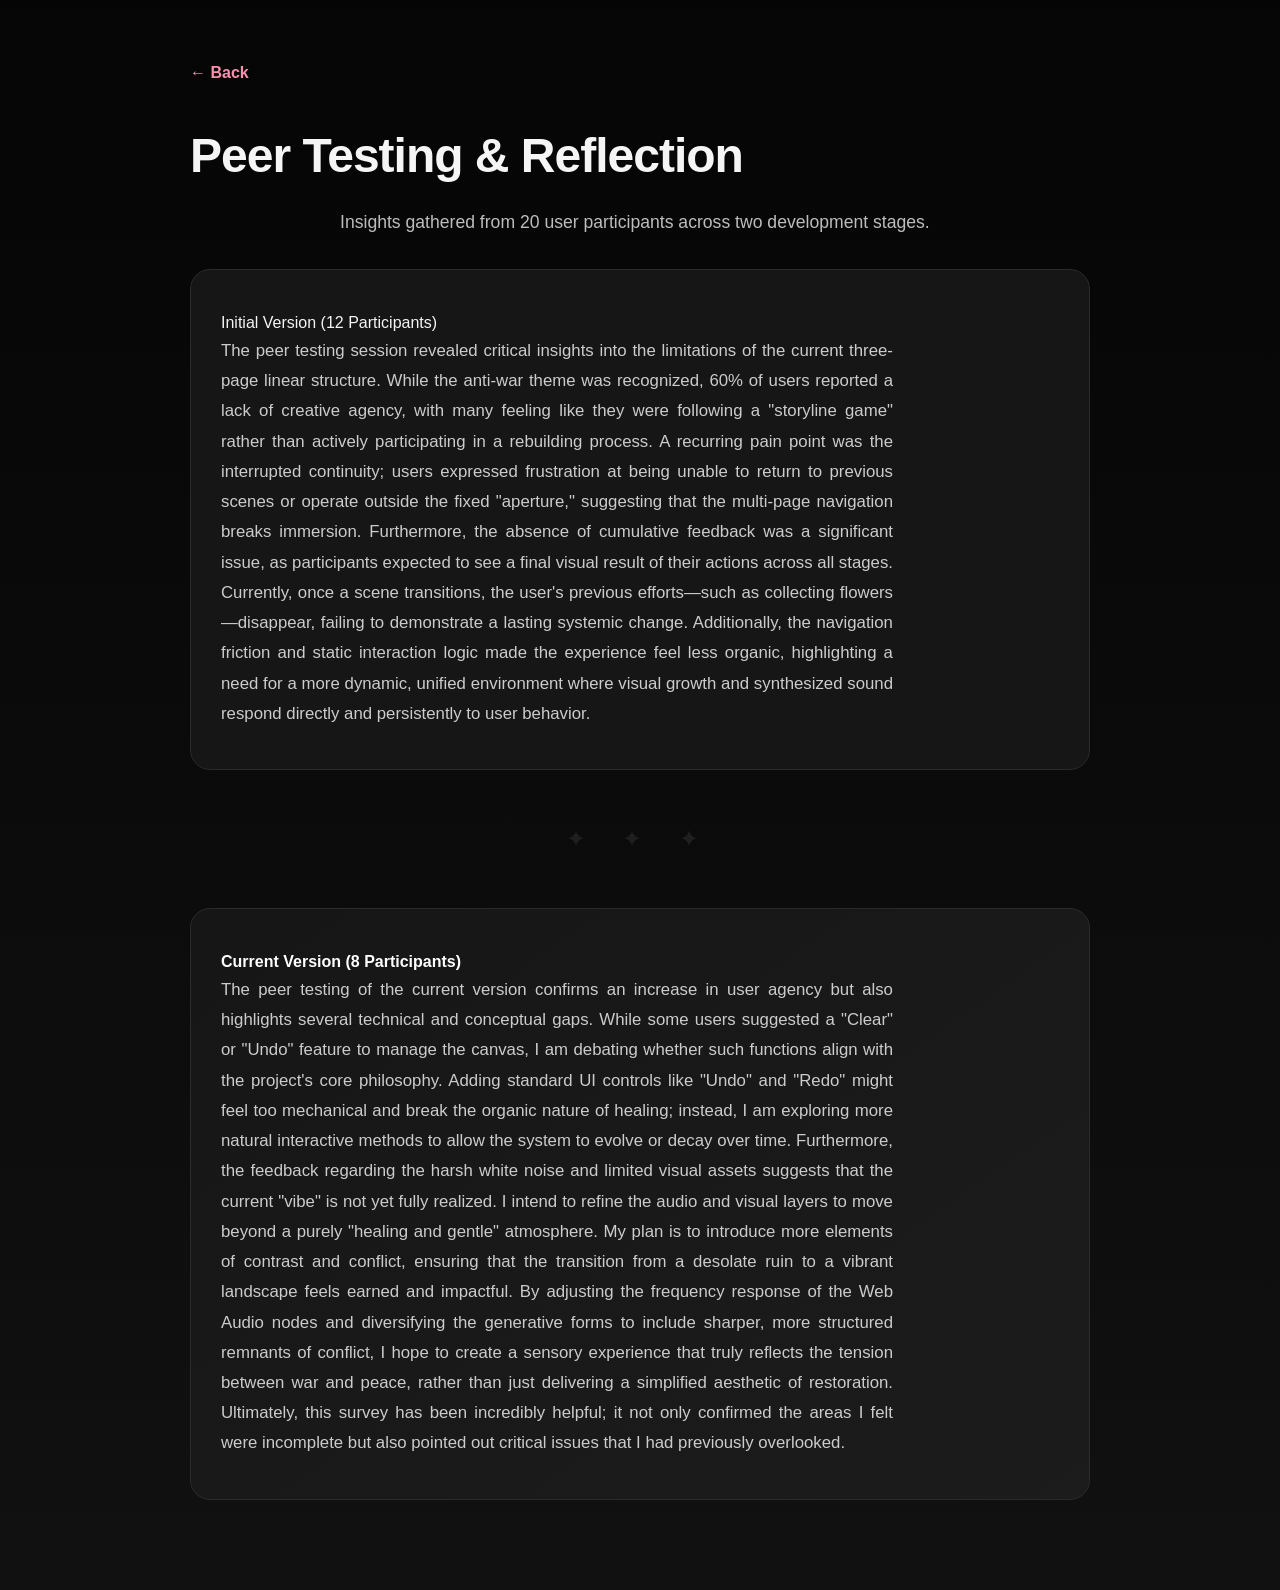
<file: feedback.html>
<!DOCTYPE html>
<html lang="en">
<head>
    <meta charset="UTF-8">
    <meta name="viewport" content="width=device-width, initial-scale=1.0">
    <title>Feedback</title>
    <link rel="stylesheet" href="style.css"> </head>
<body>
<main class="feedback-page">
    <a href="index.html" style="color: #ff8fb1; text-decoration: none; font-weight: bold;">← Back</a>

    <header class="hero" style="margin-top: 20px;">
        <h1>Peer Testing & Reflection</h1>
        <p class="subtitle">Insights gathered from 20 user participants across two development stages.</p>
    </header>

    <div class="feedback-card">
        <div class="version-tag">Initial Version (12 Participants)</div>
        <p class="reflection-text">
            The peer testing session revealed critical insights into the limitations of the current three-page linear structure. While the anti-war theme was recognized, 60% of users reported a lack of creative agency, with many feeling like they were following a "storyline game" rather than actively participating in a rebuilding process. A recurring pain point was the interrupted continuity; users expressed frustration at being unable to return to previous scenes or operate outside the fixed "aperture," suggesting that the multi-page navigation breaks immersion. Furthermore, the absence of cumulative feedback was a significant issue, as participants expected to see a final visual result of their actions across all stages. Currently, once a scene transitions, the user's previous efforts—such as collecting flowers—disappear, failing to demonstrate a lasting systemic change. Additionally, the navigation friction and static interaction logic made the experience feel less organic, highlighting a need for a more dynamic, unified environment where visual growth and synthesized sound respond directly and persistently to user behavior.
        </p>
    </div>

    <div class="divider">✦ ✦ ✦</div>

    <div class="feedback-card current-version">
        <div class="version-tag">Current Version (8 Participants)</div>
        <p class="reflection-text">
            The peer testing of the current version confirms an increase in user agency but also highlights several technical and conceptual gaps. While some users suggested a "Clear" or "Undo" feature to manage the canvas, I am debating whether such functions align with the project's core philosophy. Adding standard UI controls like "Undo" and "Redo" might feel too mechanical and break the organic nature of healing; instead, I am exploring more natural interactive methods to allow the system to evolve or decay over time. Furthermore, the feedback regarding the harsh white noise and limited visual assets suggests that the current "vibe" is not yet fully realized. I intend to refine the audio and visual layers to move beyond a purely "healing and gentle" atmosphere. My plan is to introduce more elements of contrast and conflict, ensuring that the transition from a desolate ruin to a vibrant landscape feels earned and impactful. By adjusting the frequency response of the Web Audio nodes and diversifying the generative forms to include sharper, more structured remnants of conflict, I hope to create a sensory experience that truly reflects the tension between war and peace, rather than just delivering a simplified aesthetic of restoration. Ultimately, this survey has been incredibly helpful; it not only confirmed the areas I felt were incomplete but also pointed out critical issues that I had previously overlooked.
        </p>
    </div>
</main>
</body>
</html>
</file>
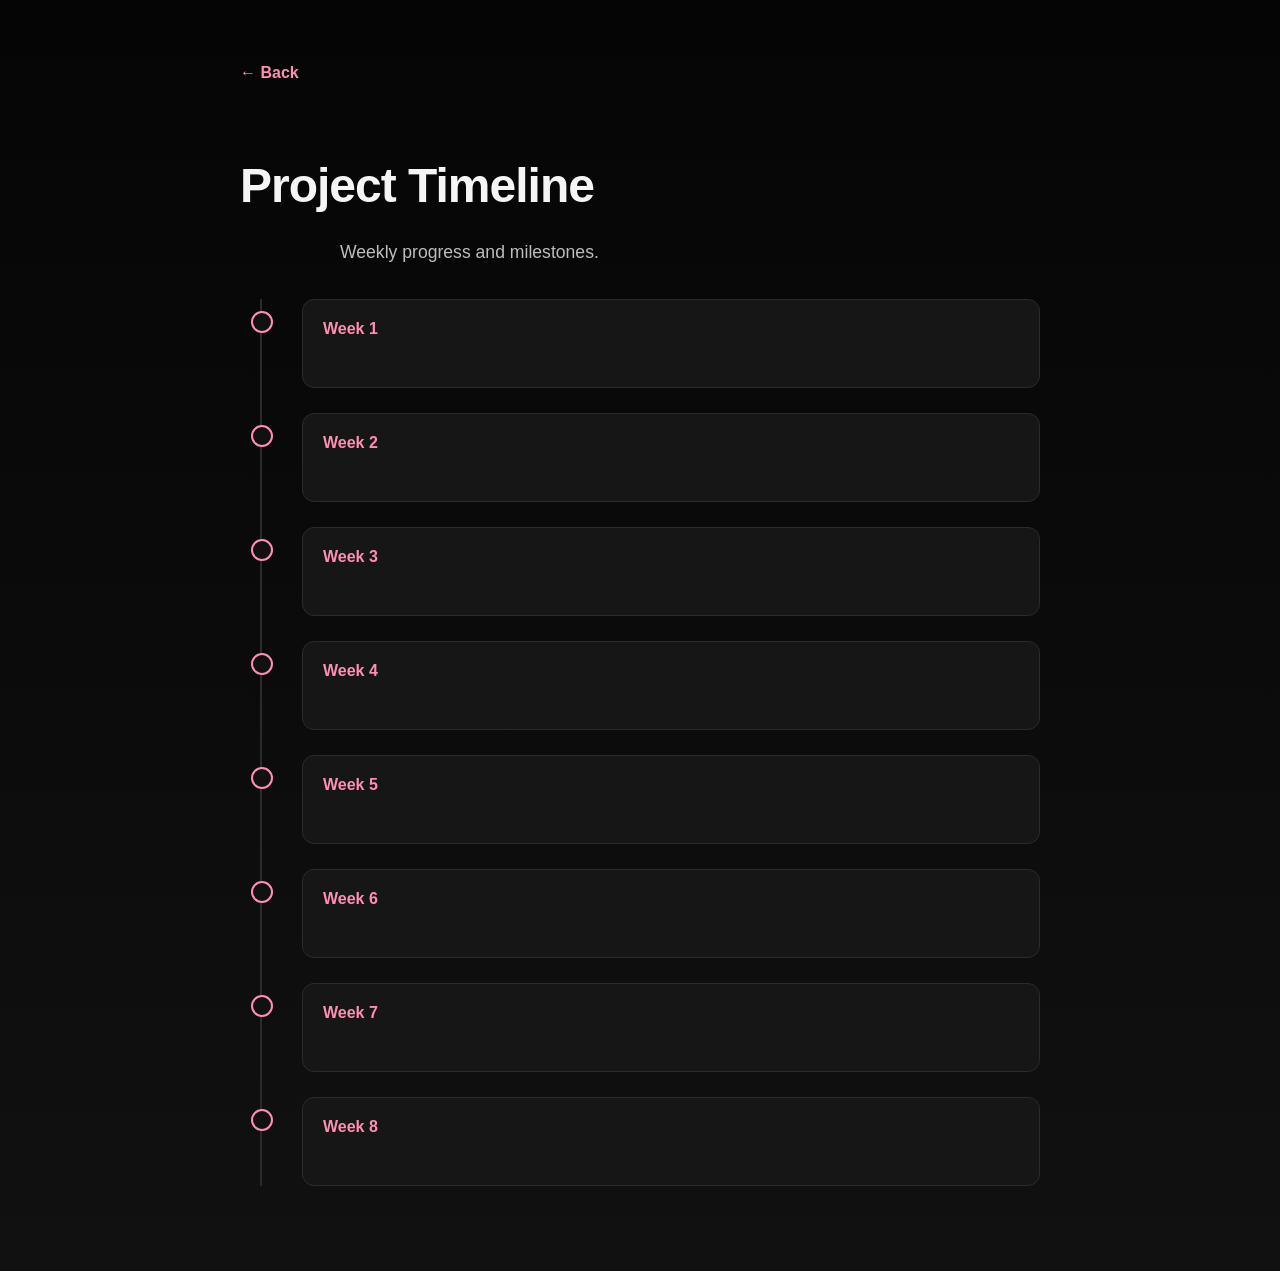
<file: timeline.html>
<!DOCTYPE html>
<html lang="en">
<head>
  <meta charset="UTF-8">
  <meta name="viewport" content="width=device-width, initial-scale=1.0">
  <title>Timeline - Echoes of Peace</title>
  <link rel="stylesheet" href="style.css">
  <style>
    .timeline-container { max-width: 800px; margin: 0 auto; padding: 60px 24px; }
    .back-btn { display: inline-block; margin-bottom: 30px; color: #ff8fb1; text-decoration: none; font-weight: bold; }

    .timeline { position: relative; border-left: 2px solid #2b2b2b; margin-left: 20px; padding-left: 40px; }
    .timeline-item { position: relative; margin-bottom: 25px; }

    /* Timeline Dot */
    .timeline-item::before {
      content: "";
      position: absolute;
      left: -51px; top: 12px;
      width: 18px; height: 18px;
      background: #111;
      border: 2px solid #ff8fb1;
      border-radius: 50%;
      transition: 0.3s ease;
    }

    .timeline-card {
      background: #161616;
      border: 1px solid #2b2b2b;
      border-radius: 12px;
      padding: 16px 20px;
      transition: all 0.4s ease;
      max-height: 55px; /* Collapsed height */
      overflow: hidden;
    }

    .timeline-card h3 {
      margin: 0;
      font-size: 1rem;
      color: #ff8fb1;
      display: flex;
      justify-content: space-between;
      align-items: center;
    }

    .week-tag { font-size: 0.75rem; color: #666; font-family: monospace; }

    .details {
      margin-top: 15px;
      color: #dddddd;
      opacity: 0;
      font-size: 0.9rem;
      line-height: 1.5;
      transition: opacity 0.3s ease;
    }

    /* Hover Interaction */
    .timeline-item:hover .timeline-card {
      max-height: 250px;
      border-color: #ff8fb1;
      background: #1c1c1c;
    }

    .timeline-item:hover .details { opacity: 1; }
    .timeline-item:hover::before { background: #ff8fb1; transform: scale(1.2); }
  </style>
</head>
<body>
<main class="timeline-container">
  <a href="index.html" class="back-btn">← Back</a>

  <header class="hero">
    <h1>Project Timeline</h1>
    <p class="subtitle">Weekly progress and milestones.</p>
  </header>

  <div class="timeline">
    <div class="timeline-item">
      <div class="timeline-card">
        <h3>Week 1</h3>
        <p class="details">Studied fundamental programming logic. Focused on system control flow. Built a foundation for future interactions.</p>
      </div>
    </div>

    <div class="timeline-item">
      <div class="timeline-card">
        <h3>Week 2</h3>
        <p class="details">Explored creative web design methods. Researched innovative interactive cases. Investigated tech-art combinations.</p>
      </div>
    </div>

    <div class="timeline-item">
      <div class="timeline-card">
        <h3>Week 3</h3>
        <p class="details">Finalized the project theme. Submitted the formal proposal. Defined core goals and technical paths.</p>
      </div>
    </div>

    <div class="timeline-item">
      <div class="timeline-card">
        <h3>Week 4</h3>
        <p class="details">Linked the theme with interactive forms. Brainstormed emotional tech solutions. Planned user engagement loops.</p>
      </div>
    </div>

    <div class="timeline-item">
      <div class="timeline-card">
        <h3>Week 5</h3>
        <p class="details">Drafted visual style sketches. Learned 2D Canvas API. Started coding core growth systems.</p>
      </div>
    </div>

    <div class="timeline-item">
      <div class="timeline-card">
        <h3>Week 6</h3>
        <p class="details">Learned advanced interaction scripts. Performed heavy development work. Refined system feedback loops.</p>
      </div>
    </div>

    <div class="timeline-item">
      <div class="timeline-card">
        <h3>Week 7</h3>
        <p class="details">Updated web interaction modes. Optimized user navigation. Debugged and polished the source code.</p>
      </div>
    </div>

    <div class="timeline-item">
      <div class="timeline-card">
        <h3>Week 8</h3>
        <p class="details">Conducted user feedback surveys. Analyzed test results. Finalized the code and submitted Assignment 2.</p>
      </div>
    </div>
  </div>
</main>
</body>
</html>
</file>
<file: style.css>
body {
    margin: 0;
    font-family: Arial, Helvetica, sans-serif;
    background: linear-gradient(180deg, #050505 0%, #111111 100%);
    color: #f5f5f5;
    line-height: 1.6;
}

.page {
    max-width: 900px;
    margin: 0 auto;
    padding: 60px 24px 80px;
}

.hero {
    margin-bottom: 32px;
}

.hero h1 {
    font-size: 3rem;
    margin-bottom: 12px;
    letter-spacing: -1px;
}

.subtitle {
    color: #bdbdbd;
    font-size: 1.1rem;
    max-width: 600px;
}

.card {
    background: #161616;
    border: 1px solid #2b2b2b;
    border-radius: 20px;
    padding: 28px;
    margin-bottom: 24px;
    box-shadow: 0 10px 30px rgba(0, 0, 0, 0.25);
    color: #ff8fb1;
}

h2 {
    font-size: 1.8rem;
    margin-bottom: 16px;
}

p {
    color: #dddddd;
    max-width: 72ch;
    line-height: 1.75;
    margin: 0 auto 1rem;
}

a {
    color: #ff8fb1;
    text-decoration: none;
    transition: 0.2s ease;
}

a:hover {
    color: #ffd1df;
    text-decoration: underline;
}

.experiment-list {
    display: grid;
    gap: 16px;
    margin-top: 20px;
}

.experiment-card {
    display: flex;
    align-items: center;
    gap: 16px;
    background: #0f0f0f;
    border: 1px solid #2a2a2a;
    border-radius: 16px;
    padding: 18px 20px;
    color: #ffffff;
    text-decoration: none;
}

.experiment-card:hover {
    transform: translateY(-2px);
    border-color: #ff8fb1;
    text-decoration: none;
}

.number {
    font-size: 0.9rem;
    color: #ff8fb1;
    font-weight: bold;
    min-width: 32px;
}

.text {
    font-size: 1rem;
}

.reference-item {
    margin-bottom: 2rem;
}

.reference-item img {
    width: 100%;
    border-radius: 8px;
    margin-bottom: 0.8rem;
}

.reference-title {
    text-align: center;
    font-style: italic;
    margin-bottom: 0.5rem;
}

h3 {
    font-size: 1.2rem;
    margin-top: 1.8rem;
    margin-bottom: 0.8rem;
    color: #f0f0f0;
}



.journey-grid {
    display: grid;
    grid-template-columns: repeat(auto-fit, minmax(250px, 1fr));
    gap: 16px;
    margin-top: 20px;
}

.journey-item {
    display: flex;
    align-items: center;
    gap: 16px;
    background: #0f0f0f;
    padding: 20px;
    color: #ffffff;
    text-decoration: none;
    transition: all 0.3s ease;
}

.journey-item:hover {
    transform: translateY(-3px);
    border-color: #ff8fb1;
    background: #1a1a1a;
}

.journey-item .icon {
    font-size: 1.8rem;
    filter: grayscale(0.5);
    transition: filter 0.3s ease;
}

.journey-item:hover .icon {
    filter: grayscale(0);
}

.journey-item .info {
    display: flex;
    flex-direction: column;
}

.journey-item .title {
    font-weight: bold;
    font-size: 1.05rem;
    color: #ff8fb1;
    margin-bottom: 4px;
}

.journey-item .desc {
    font-size: 0.85rem;
    color: #bdbdbd;
}

/* 适配移动端 */
@media (max-width: 600px) {
    .journey-grid {
        grid-template-columns: 1fr;
    }
}

/* feedback page */

/* Main container for the reflection content */
.feedback-page {
    max-width: 900px;
    margin: 0 auto;
    padding: 60px 24px;
}

/* Base card styling for each feedback section */
.feedback-card {
    position: relative;
    padding: 40px 30px !important;
    margin-bottom: 30px;
    background: #161616;
    border: 1px solid #2b2b2b;
    border-radius: 20px;
    transition: transform 0.3s ease, border-color 0.3s ease;
}

/* Subtle hover effect for interactivity */
.feedback-card:hover {
    transform: translateY(-5px);
    border-color: #444;
}

/* Highlight the current version with the theme color */
.current-version {
    background: linear-gradient(145deg, #161616 0%, #1c1c1c 100%);
}

}

/* Version tags/labels (e.g., Initial Version vs Current Version) */
.version-tag {
    display: inline-block;
    background: #2b2b2b;
    font-family: 'Courier New', Courier, monospace; /* Monospace for a technical look */
    font-size: 0.75rem;
    padding: 6px 14px;
    border-radius: 50px;
    margin-bottom: 24px;
    text-transform: uppercase;
    letter-spacing: 1.5px;
}

/* Stronger contrast for the current version tag */
.current-version .version-tag {
    color: #ffffff;
    font-weight: bold;
}

/* Reflection body text optimization for readability */
.reflection-text {
    color: #cccccc;
    font-size: 1.05rem;
    line-height: 1.8; /* Increased line height for academic readability */
    margin: 0;
    text-align: justify; /* Clean edges for long paragraphs */
}

/* Visual divider between the two testing phases */
.divider {
    text-align: center;
    color: #333;
    margin: 50px 0;
    font-size: 1.5rem;
    letter-spacing: 15px;
    opacity: 0.5;
}

/* responsive design */
@media (max-width: 768px) {
    .feedback-card {
        padding: 30px 20px !important;
    }

    .reflection-text {
        font-size: 0.95rem;
        text-align: left; /* Better for mobile devices */
    }
}

/* 图片画廊：让内部元素并排 */
.scene-gallery {
    display: flex;
    gap: 15px;           /* 缩小间距 */
    justify-content: center; /* 居中显示 */
    margin: 20px 0;      /* 缩小上下边距 */
    width: 100%;
}

.scene-gallery .scene-visual-inline {
    flex: 0 1 auto;      /* 不再强制平分宽度，而是根据内容自适应 */
    padding: 20px 10px;  /* 缩小内边距 */
    background: transparent; /* 如果觉得底色块太大，可以把背景设为透明 */
}

/* 关键：限制白色卡片的最大宽度 */
.scene-gallery .visual-frame {
    width: 280px;        /* 强制给一个较小的宽度 */
    max-width: 100%;     /* 确保在小屏幕上不会溢出 */
    padding: 8px;        /* 缩小白色边框的内衬 */
    box-shadow: 0 10px 30px rgba(0, 0, 0, 0.5); /* 减弱阴影，让它看起来轻量一些 */
}

/* 进一步缩小顶部标题栏 */
.frame-header {
    margin-bottom: 5px;
    padding-bottom: 3px;
}

.frame-header .frame-title {
    font-size: 9px;      /* 缩小字体 */
}
.scene-img {
    max-height: 200px; /* 限制图片本身的高度 */
    object-fit: contain; /* 保证图片比例不失真 */
}
</file>
